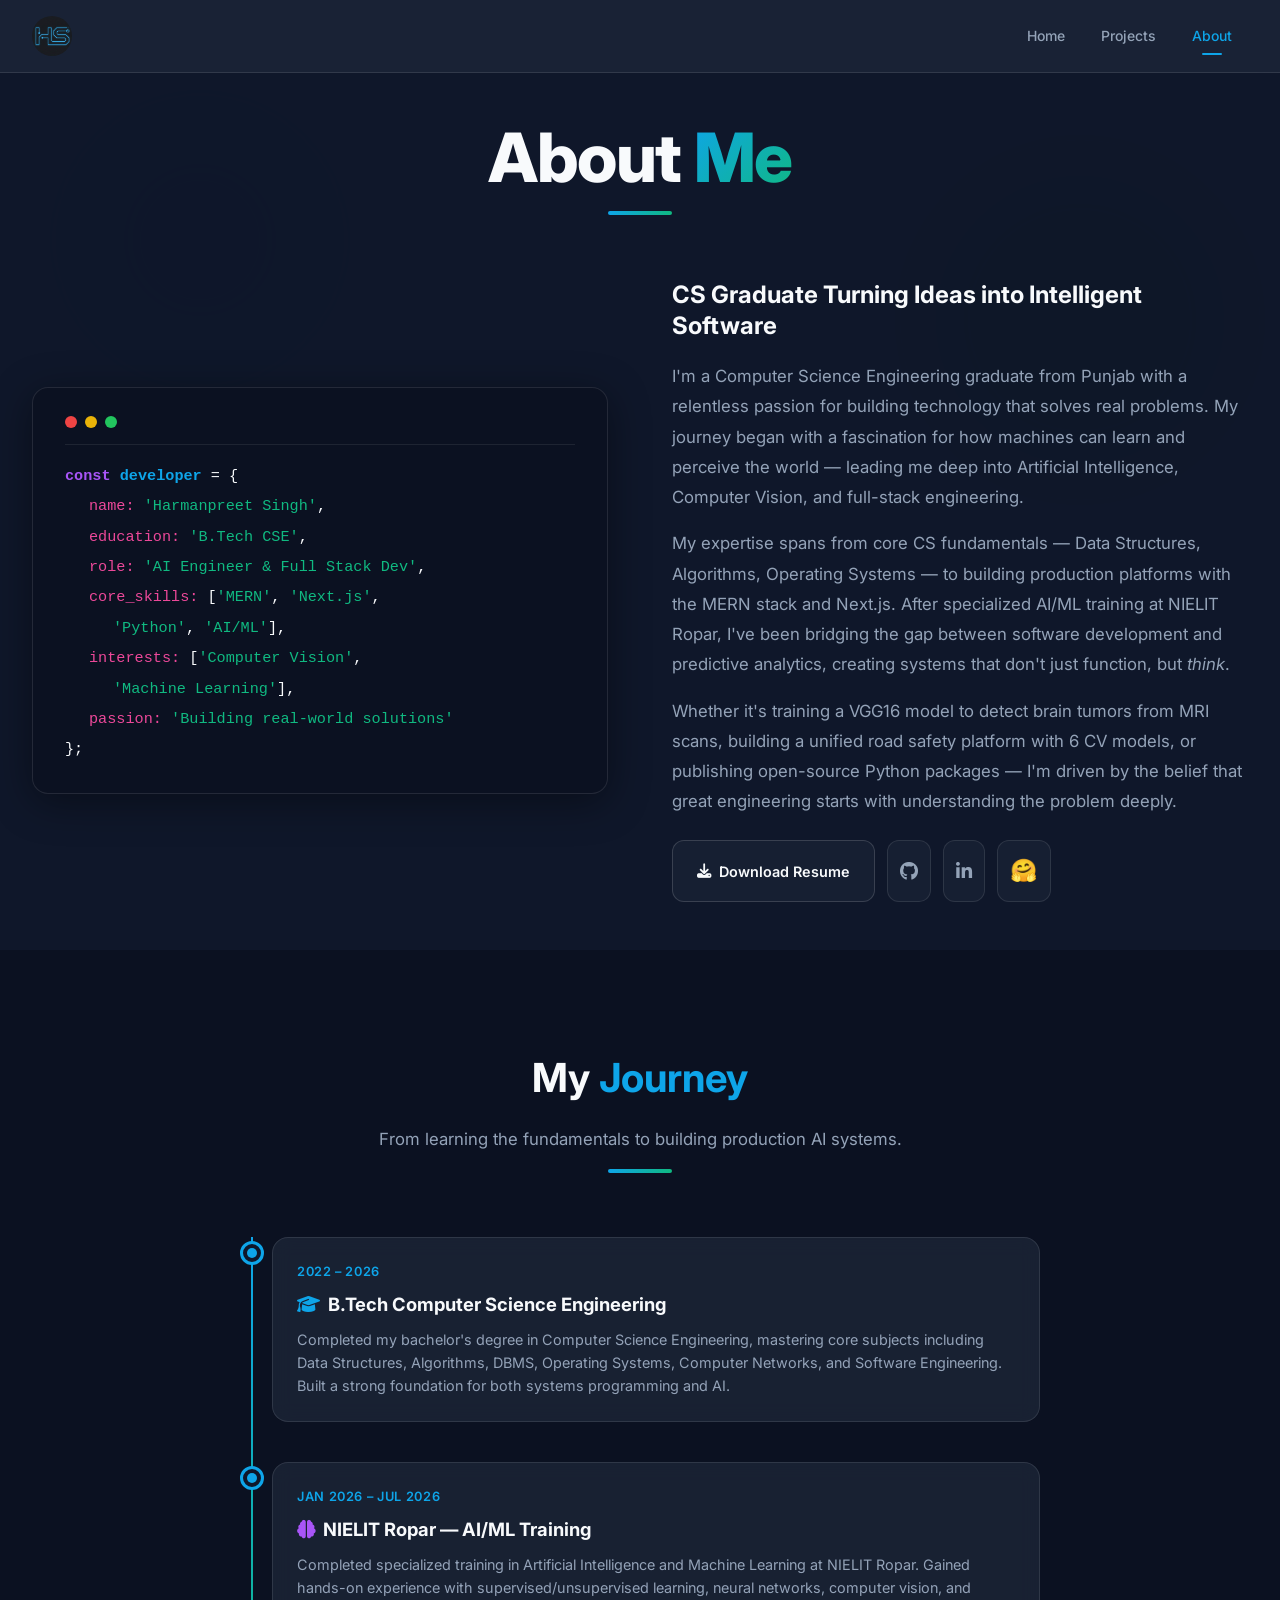
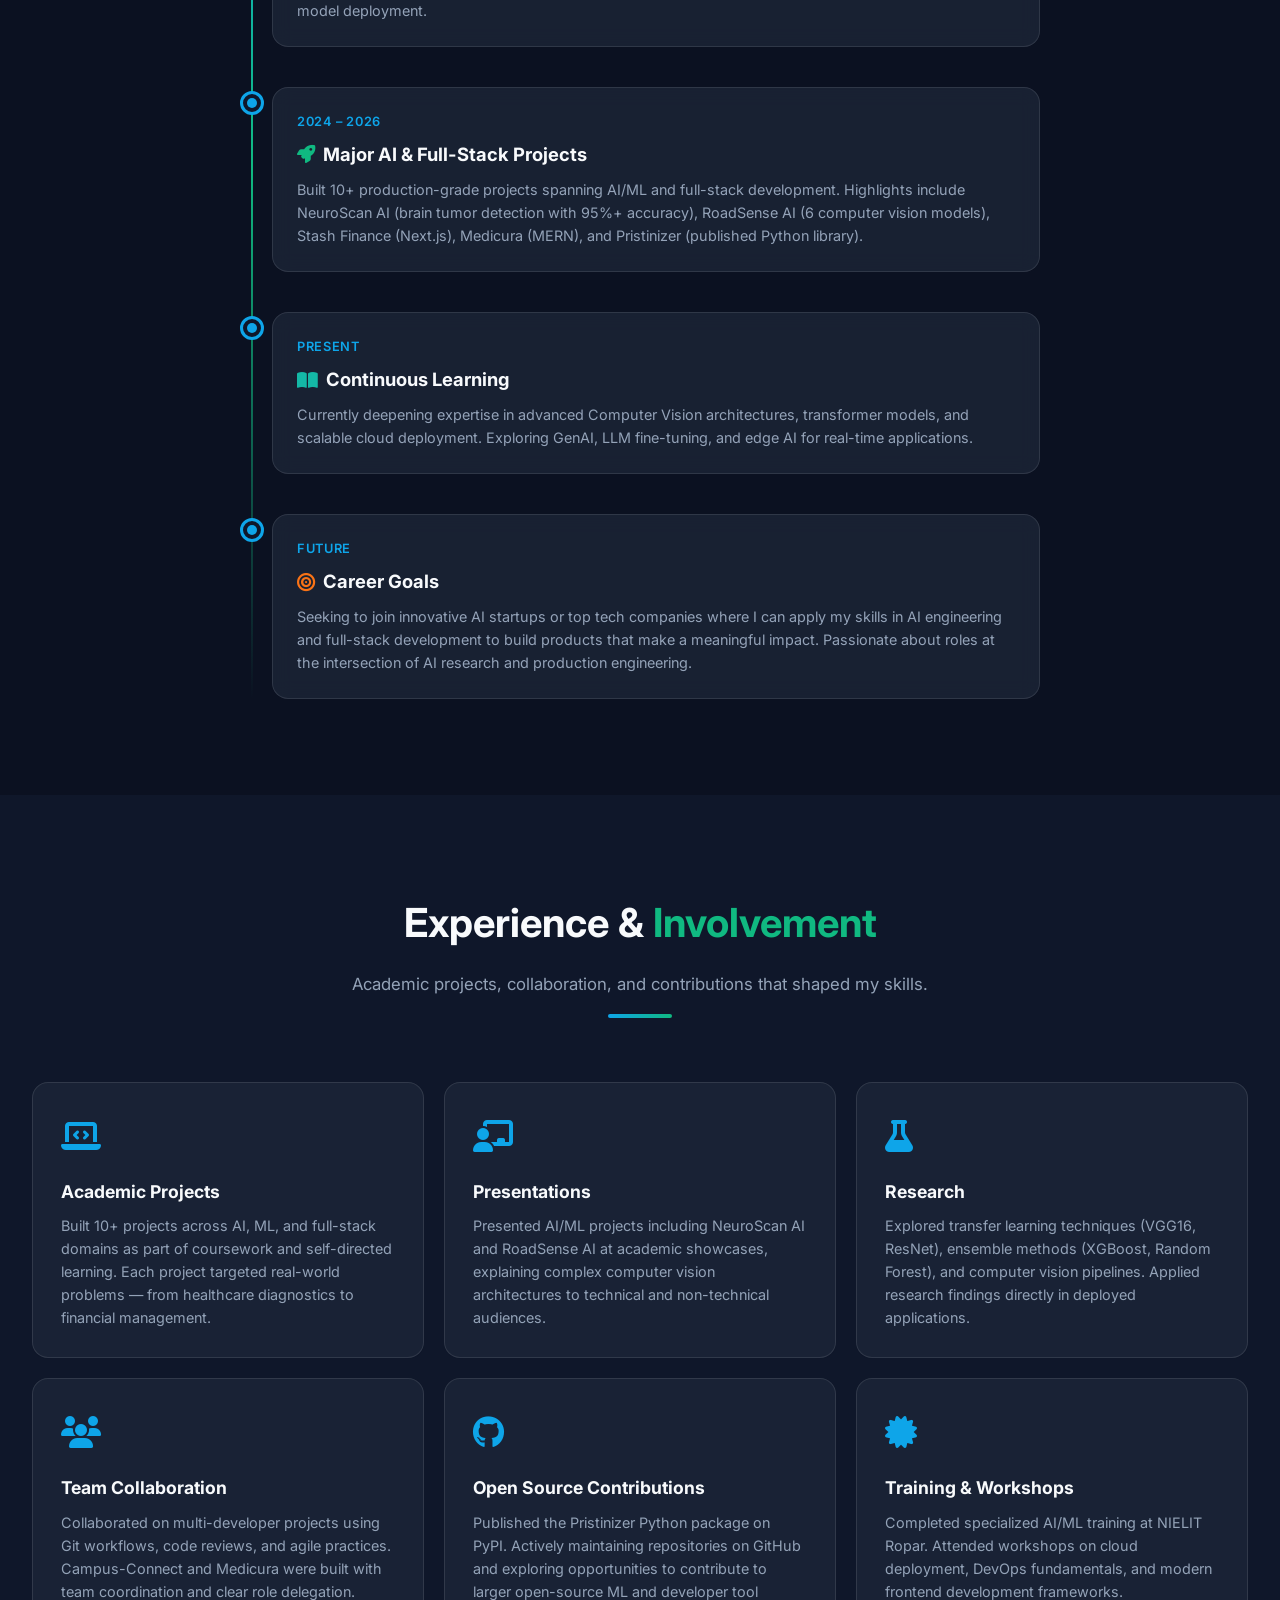
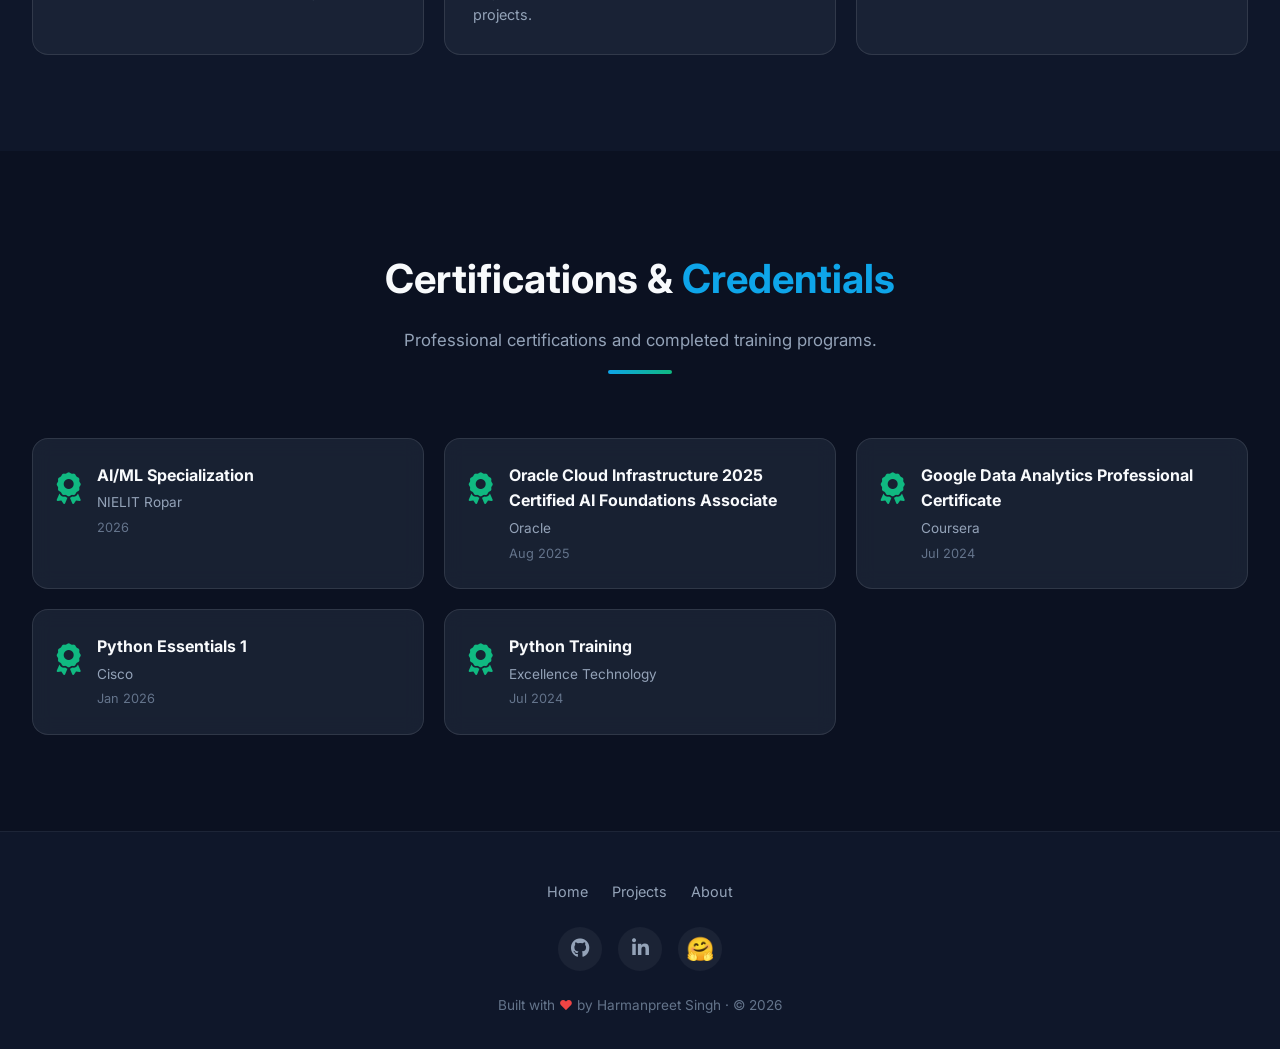
<file: about.html>
<!DOCTYPE html>
<html lang="en">

<head>
    <meta charset="UTF-8">
    <meta name="viewport" content="width=device-width, initial-scale=1.0">
    <title>About | Harmanpreet Singh — AI Engineer & Full Stack Developer</title>
    <meta name="description"
        content="Learn about Harmanpreet Singh — a B.Tech CSE graduate passionate about AI, Computer Vision, and Full Stack Development. Explore my journey, timeline, experience, and certifications.">
    <meta name="author" content="Harmanpreet Singh">

    <!-- Open Graph -->
    <meta property="og:title" content="About Harmanpreet Singh — AI Engineer & Developer">
    <meta property="og:description"
        content="CS Graduate building intelligent software — from computer vision systems to production web platforms.">
    <meta property="og:type" content="profile">
    <meta property="og:url" content="https://harmanbajwa2954.github.io/about.html">
    <meta property="og:image" content="https://harmanbajwa2954.github.io/assets/logo.png">

    <!-- Twitter Card -->
    <meta name="twitter:card" content="summary">
    <meta name="twitter:title" content="About Harmanpreet Singh">
    <meta name="twitter:description" content="CS Graduate building intelligent software.">

    <!-- Canonical -->
    <link rel="canonical" href="https://harmanbajwa2954.github.io/about.html">

    <!-- Favicon -->
    <link rel="icon" type="image/png" href="assets/logo.png">

    <!-- Fonts & Icons -->
    <link rel="preconnect" href="https://fonts.googleapis.com">
    <link rel="preconnect" href="https://fonts.gstatic.com" crossorigin>
    <link href="https://fonts.googleapis.com/css2?family=Inter:wght@300;400;500;600;700;800&display=swap"
        rel="stylesheet">
    <link rel="stylesheet" href="https://cdnjs.cloudflare.com/ajax/libs/font-awesome/6.5.0/css/all.min.css">
    <link href="https://unpkg.com/aos@2.3.1/dist/aos.css" rel="stylesheet">

    <!-- Styles -->
    <link rel="stylesheet" href="style.css">
</head>

<body>
    <a href="#main" class="skip-link">Skip to main content</a>

    <!-- ======== NAVIGATION ======== -->
    <nav class="navbar" role="navigation" aria-label="Main navigation">
        <div class="container">
            <div class="navbar-inner">
                <a href="index.html" class="navbar-logo" aria-label="Harmanpreet Singh — Home">
                    <img src="assets/logo.png" alt="Harmanpreet Singh" width="40" height="40" loading="eager">
                </a>
                <div class="navbar-links">
                    <a href="index.html">Home</a>
                    <a href="project.html">Projects</a>
                    <a href="about.html" class="active" aria-current="page">About</a>
                </div>
                <button class="mobile-menu-btn" aria-label="Toggle navigation menu" aria-expanded="false"
                    aria-controls="mobile-menu">
                    <i class="fas fa-bars" aria-hidden="true"></i>
                </button>
            </div>
        </div>
        <div class="mobile-menu" id="mobile-menu" role="menu">
            <a href="index.html" role="menuitem">Home</a>
            <a href="project.html" role="menuitem">Projects</a>
            <a href="about.html" class="active" role="menuitem">About</a>
        </div>
    </nav>

    <main id="main">
        <!-- ======== ABOUT HERO ======== -->
        <section class="hero" style="min-height: auto; padding-top: 120px; padding-bottom: 48px;" aria-label="About me">
            <div class="hero-bg-blob hero-bg-blob--primary" aria-hidden="true"></div>
            <div class="hero-bg-blob hero-bg-blob--secondary" aria-hidden="true"></div>

            <div class="container" style="position: relative; z-index: 10;">
                <div class="section-header" data-aos="fade-up">
                    <h1 class="heading-xl" style="margin-bottom: 12px;">About <span class="gradient-text">Me</span></h1>
                    <div class="section-divider"></div>
                </div>

                <div class="about-grid" style="margin-top: 48px;">
                    <!-- Code Editor -->
                    <div data-aos="fade-right" data-aos-duration="1000">
                        <div class="code-editor" role="img" aria-label="Developer profile represented as code">
                            <div class="code-editor-dots" aria-hidden="true">
                                <div class="code-editor-dot code-editor-dot--red"></div>
                                <div class="code-editor-dot code-editor-dot--yellow"></div>
                                <div class="code-editor-dot code-editor-dot--green"></div>
                            </div>
                            <div>
                                <span class="code-keyword">const</span> <span class="code-var">developer</span> = {<br>
                                <span class="code-indent"><span class="code-key">name:</span> <span
                                        class="code-string">'Harmanpreet Singh'</span>,</span><br>
                                <span class="code-indent"><span class="code-key">education:</span> <span
                                        class="code-string">'B.Tech CSE'</span>,</span><br>
                                <span class="code-indent"><span class="code-key">role:</span> <span
                                        class="code-string">'AI Engineer & Full Stack Dev'</span>,</span><br>
                                <span class="code-indent"><span class="code-key">core_skills:</span> [<span
                                        class="code-string">'MERN'</span>, <span
                                        class="code-string">'Next.js'</span>,</span><br>
                                <span class="code-indent" style="padding-left: 48px;"><span
                                        class="code-string">'Python'</span>, <span
                                        class="code-string">'AI/ML'</span>],</span><br>
                                <span class="code-indent"><span class="code-key">interests:</span> [<span
                                        class="code-string">'Computer Vision'</span>,</span><br>
                                <span class="code-indent" style="padding-left: 48px;"><span class="code-string">'Machine
                                        Learning'</span>],</span><br>
                                <span class="code-indent"><span class="code-key">passion:</span> <span
                                        class="code-string">'Building real-world solutions'</span></span><br>
                                };
                            </div>
                        </div>
                    </div>

                    <!-- About Story -->
                    <div data-aos="fade-left" data-aos-duration="1000">
                        <h2 class="heading-md" style="margin-bottom: 20px;">CS Graduate Turning Ideas into Intelligent
                            Software</h2>
                        <p class="text-muted" style="font-size: 1.05rem; line-height: 1.8; margin-bottom: 16px;">
                            I'm a Computer Science Engineering graduate from Punjab with a relentless passion for
                            building technology that solves real problems. My journey began with a fascination for how
                            machines can learn and perceive the world — leading me deep into Artificial Intelligence,
                            Computer Vision, and full-stack engineering.
                        </p>
                        <p class="text-muted" style="font-size: 1.05rem; line-height: 1.8; margin-bottom: 16px;">
                            My expertise spans from core CS fundamentals — Data Structures, Algorithms, Operating
                            Systems — to building production platforms with the MERN stack and Next.js. After
                            specialized AI/ML training at NIELIT Ropar, I've been bridging the gap between software
                            development and predictive analytics, creating systems that don't just function, but
                            <em>think</em>.
                        </p>
                        <p class="text-muted" style="font-size: 1.05rem; line-height: 1.8; margin-bottom: 24px;">
                            Whether it's training a VGG16 model to detect brain tumors from MRI scans, building a
                            unified road safety platform with 6 CV models, or publishing open-source Python packages —
                            I'm driven by the belief that great engineering starts with understanding the problem
                            deeply.
                        </p>

                        <div style="display: flex; gap: 12px; flex-wrap: wrap;">
                            <a href="https://drive.google.com/file/d/1hiV42rKianq9lJWwCCxmpEQheqrO2rSn/view?usp=sharing"
                                target="_blank" rel="noopener noreferrer" class="btn btn-outline">
                                <i class="fas fa-download" aria-hidden="true"></i> Download Resume
                            </a>
                            <a href="https://github.com/harmanbajwa2954" target="_blank" rel="noopener noreferrer"
                                class="btn btn-icon" aria-label="GitHub Profile">
                                <i class="fab fa-github" aria-hidden="true"></i>
                            </a>
                            <a href="https://linkedin.com/in/harmanpreetsingh2005" target="_blank"
                                rel="noopener noreferrer" class="btn btn-icon" aria-label="LinkedIn Profile">
                                <i class="fab fa-linkedin-in" aria-hidden="true"></i>
                            </a>
                            <a href="https://huggingface.co/harmanbajwa" target="_blank" rel="noopener noreferrer"
                                class="btn btn-icon" aria-label="Hugging Face Profile">
                                <span style="font-size: 1.2em; vertical-align: middle;">🤗</span>
                            </a>
                        </div>
                    </div>
                </div>
            </div>
        </section>

        <!-- ======== TIMELINE ======== -->
        <section class="section section-dark" id="timeline" aria-label="Professional Timeline">
            <div class="container">
                <div class="section-header" data-aos="fade-up">
                    <h2>My <span class="text-primary">Journey</span></h2>
                    <p>From learning the fundamentals to building production AI systems.</p>
                    <div class="section-divider"></div>
                </div>

                <div class="timeline">
                    <!-- Education -->
                    <div class="timeline-item" data-aos="fade-up" data-aos-delay="50">
                        <div class="timeline-dot"></div>
                        <div class="timeline-content">
                            <div class="timeline-date">2022 – 2026</div>
                            <h3 class="timeline-title"><i class="fas fa-graduation-cap text-primary" aria-hidden="true"
                                    style="margin-right: 8px;"></i>B.Tech Computer Science Engineering</h3>
                            <p class="timeline-description">
                                Completed my bachelor's degree in Computer Science Engineering, mastering core subjects
                                including Data Structures, Algorithms, DBMS, Operating Systems, Computer Networks, and
                                Software Engineering. Built a strong foundation for both systems programming and AI.
                            </p>
                        </div>
                    </div>

                    <!-- NIELIT -->
                    <div class="timeline-item" data-aos="fade-up" data-aos-delay="100">
                        <div class="timeline-dot"></div>
                        <div class="timeline-content">
                            <div class="timeline-date">Jan 2026 – Jul 2026</div>
                            <h3 class="timeline-title"><i class="fas fa-brain text-purple" aria-hidden="true"
                                    style="margin-right: 8px;"></i>NIELIT Ropar — AI/ML Training</h3>
                            <p class="timeline-description">
                                Completed specialized training in Artificial Intelligence and Machine Learning at NIELIT
                                Ropar. Gained hands-on experience with supervised/unsupervised learning, neural
                                networks, computer vision, and model deployment.
                            </p>
                        </div>
                    </div>

                    <!-- Major AI Projects -->
                    <div class="timeline-item" data-aos="fade-up" data-aos-delay="150">
                        <div class="timeline-dot"></div>
                        <div class="timeline-content">
                            <div class="timeline-date">2024 – 2026</div>
                            <h3 class="timeline-title"><i class="fas fa-rocket text-secondary" aria-hidden="true"
                                    style="margin-right: 8px;"></i>Major AI & Full-Stack Projects</h3>
                            <p class="timeline-description">
                                Built 10+ production-grade projects spanning AI/ML and full-stack development.
                                Highlights include NeuroScan AI (brain tumor detection with 95%+ accuracy), RoadSense AI
                                (6 computer vision models), Stash Finance (Next.js), Medicura (MERN), and Pristinizer
                                (published Python library).
                            </p>
                        </div>
                    </div>

                    <!-- Current Learning -->
                    <div class="timeline-item" data-aos="fade-up" data-aos-delay="200">
                        <div class="timeline-dot"></div>
                        <div class="timeline-content">
                            <div class="timeline-date">Present</div>
                            <h3 class="timeline-title"><i class="fas fa-book-open text-teal" aria-hidden="true"
                                    style="margin-right: 8px;"></i>Continuous Learning</h3>
                            <p class="timeline-description">
                                Currently deepening expertise in advanced Computer Vision architectures, transformer
                                models, and scalable cloud deployment. Exploring GenAI, LLM fine-tuning, and edge AI for
                                real-time applications.
                            </p>
                        </div>
                    </div>

                    <!-- Career Goals -->
                    <div class="timeline-item" data-aos="fade-up" data-aos-delay="250">
                        <div class="timeline-dot"></div>
                        <div class="timeline-content">
                            <div class="timeline-date">Future</div>
                            <h3 class="timeline-title"><i class="fas fa-bullseye text-orange" aria-hidden="true"
                                    style="margin-right: 8px;"></i>Career Goals</h3>
                            <p class="timeline-description">
                                Seeking to join innovative AI startups or top tech companies where I can apply my skills
                                in AI engineering and full-stack development to build products that make a meaningful
                                impact. Passionate about roles at the intersection of AI research and production
                                engineering.
                            </p>
                        </div>
                    </div>
                </div>
            </div>
        </section>

        <!-- ======== EXPERIENCE ======== -->
        <section class="section" id="experience" aria-label="Experience">
            <div class="container">
                <div class="section-header" data-aos="fade-up">
                    <h2>Experience & <span class="text-secondary">Involvement</span></h2>
                    <p>Academic projects, collaboration, and contributions that shaped my skills.</p>
                    <div class="section-divider"></div>
                </div>

                <div class="experience-grid">
                    <div class="experience-card" data-aos="fade-up" data-aos-delay="50">
                        <div class="experience-card-icon"><i class="fas fa-laptop-code" aria-hidden="true"></i></div>
                        <h3 class="experience-card-title">Academic Projects</h3>
                        <p class="experience-card-description">
                            Built 10+ projects across AI, ML, and full-stack domains as part of coursework and
                            self-directed learning. Each project targeted real-world problems — from healthcare
                            diagnostics to financial management.
                        </p>
                    </div>

                    <div class="experience-card" data-aos="fade-up" data-aos-delay="100">
                        <div class="experience-card-icon"><i class="fas fa-chalkboard-user" aria-hidden="true"></i>
                        </div>
                        <h3 class="experience-card-title">Presentations</h3>
                        <p class="experience-card-description">
                            Presented AI/ML projects including NeuroScan AI and RoadSense AI at academic showcases,
                            explaining complex computer vision architectures to technical and non-technical audiences.
                        </p>
                    </div>

                    <div class="experience-card" data-aos="fade-up" data-aos-delay="150">
                        <div class="experience-card-icon"><i class="fas fa-flask" aria-hidden="true"></i></div>
                        <h3 class="experience-card-title">Research</h3>
                        <p class="experience-card-description">
                            Explored transfer learning techniques (VGG16, ResNet), ensemble methods (XGBoost, Random
                            Forest), and computer vision pipelines. Applied research findings directly in deployed
                            applications.
                        </p>
                    </div>

                    <div class="experience-card" data-aos="fade-up" data-aos-delay="200">
                        <div class="experience-card-icon"><i class="fas fa-users" aria-hidden="true"></i></div>
                        <h3 class="experience-card-title">Team Collaboration</h3>
                        <p class="experience-card-description">
                            Collaborated on multi-developer projects using Git workflows, code reviews, and agile
                            practices. Campus-Connect and Medicura were built with team coordination and clear role
                            delegation.
                        </p>
                    </div>

                    <div class="experience-card" data-aos="fade-up" data-aos-delay="250">
                        <div class="experience-card-icon"><i class="fab fa-github" aria-hidden="true"></i></div>
                        <h3 class="experience-card-title">Open Source Contributions</h3>
                        <p class="experience-card-description">
                            Published the Pristinizer Python package on PyPI. Actively maintaining repositories on
                            GitHub and exploring opportunities to contribute to larger open-source ML and developer tool
                            projects.
                        </p>
                    </div>

                    <div class="experience-card" data-aos="fade-up" data-aos-delay="300">
                        <div class="experience-card-icon"><i class="fas fa-certificate" aria-hidden="true"></i></div>
                        <h3 class="experience-card-title">Training & Workshops</h3>
                        <p class="experience-card-description">
                            Completed specialized AI/ML training at NIELIT Ropar. Attended workshops on cloud
                            deployment, DevOps fundamentals, and modern frontend development frameworks.
                        </p>
                    </div>
                </div>
            </div>
        </section>

        <!-- ======== CERTIFICATIONS ======== -->
        <section class="section section-dark" id="certifications" aria-label="Certifications">
            <div class="container">
                <div class="section-header" data-aos="fade-up">
                    <h2>Certifications & <span class="text-primary">Credentials</span></h2>
                    <p>Professional certifications and completed training programs.</p>
                    <div class="section-divider"></div>
                </div>

                <div class="experience-grid">
                    <div class="cert-card" data-aos="fade-up" data-aos-delay="50">
                        <div class="cert-icon"><i class="fas fa-award" aria-hidden="true"></i></div>
                        <div>
                            <div class="cert-info-title">AI/ML Specialization</div>
                            <div class="cert-info-issuer">NIELIT Ropar</div>
                            <div class="cert-info-year">2026</div>
                        </div>
                    </div>

                    <div class="cert-card" data-aos="fade-up" data-aos-delay="100">
                        <div class="cert-icon"><i class="fas fa-award" aria-hidden="true"></i></div>
                        <div>
                            <div class="cert-info-title">Oracle Cloud Infrastructure 2025 Certified AI Foundations
                                Associate</div>
                            <div class="cert-info-issuer">Oracle</div>
                            <div class="cert-info-year">Aug 2025</div>
                        </div>
                    </div>

                    <div class="cert-card" data-aos="fade-up" data-aos-delay="150">
                        <div class="cert-icon"><i class="fas fa-award" aria-hidden="true"></i></div>
                        <div>
                            <div class="cert-info-title">Google Data Analytics Professional Certificate</div>
                            <div class="cert-info-issuer">Coursera</div>
                            <div class="cert-info-year">Jul 2024</div>
                        </div>
                    </div>

                    <div class="cert-card" data-aos="fade-up" data-aos-delay="200">
                        <div class="cert-icon"><i class="fas fa-award" aria-hidden="true"></i></div>
                        <div>
                            <div class="cert-info-title">Python Essentials 1</div>
                            <div class="cert-info-issuer">Cisco</div>
                            <div class="cert-info-year">Jan 2026</div>
                        </div>
                    </div>

                    <div class="cert-card" data-aos="fade-up" data-aos-delay="250">
                        <div class="cert-icon"><i class="fas fa-award" aria-hidden="true"></i></div>
                        <div>
                            <div class="cert-info-title">Python Training</div>
                            <div class="cert-info-issuer">Excellence Technology</div>
                            <div class="cert-info-year">Jul 2024</div>
                        </div>
                    </div>
                </div>
            </div>
        </section>
    </main>

    <!-- ======== FOOTER ======== -->
    <footer class="footer" role="contentinfo">
        <div class="container">
            <div class="footer-inner">
                <div class="footer-links" aria-label="Footer navigation">
                    <a href="index.html">Home</a>
                    <a href="project.html">Projects</a>
                    <a href="about.html">About</a>
                </div>
                <div class="footer-social" aria-label="Social media links">
                    <a href="https://github.com/harmanbajwa2954" target="_blank" rel="noopener noreferrer"
                        aria-label="GitHub">
                        <i class="fab fa-github" aria-hidden="true"></i>
                    </a>
                    <a href="https://linkedin.com/in/harmanpreetsingh2005" target="_blank" rel="noopener noreferrer"
                        aria-label="LinkedIn">
                        <i class="fab fa-linkedin-in" aria-hidden="true"></i>
                    </a>
                    <a href="https://huggingface.co/harmanbajwa" target="_blank" rel="noopener noreferrer"
                        aria-label="Hugging Face">
                        <span style="font-size: 1.2em; vertical-align: middle;">🤗</span>
                    </a>
                </div>
                <p class="footer-copyright">Built with <span style="color: var(--color-red);" aria-label="love">❤</span>
                    by Harmanpreet Singh · &copy; 2026</p>
            </div>
        </div>
    </footer>

    <!-- Scripts -->
    <script src="https://unpkg.com/aos@2.3.1/dist/aos.js"></script>
    <script>
        // AOS Init
        AOS.init({ once: true, offset: 50, duration: 800 });

        // Mobile Menu Toggle
        const mobileBtn = document.querySelector('.mobile-menu-btn');
        const mobileMenu = document.getElementById('mobile-menu');
        if (mobileBtn && mobileMenu) {
            mobileBtn.addEventListener('click', () => {
                const isOpen = mobileMenu.classList.toggle('open');
                mobileBtn.setAttribute('aria-expanded', isOpen);
                mobileBtn.querySelector('i').className = isOpen ? 'fas fa-times' : 'fas fa-bars';
            });
        }

        // Navbar scroll
        window.addEventListener('scroll', () => {
            document.querySelector('.navbar').classList.toggle('scrolled', window.scrollY > 50);
        });
    </script>
</body>

</html>
</file>
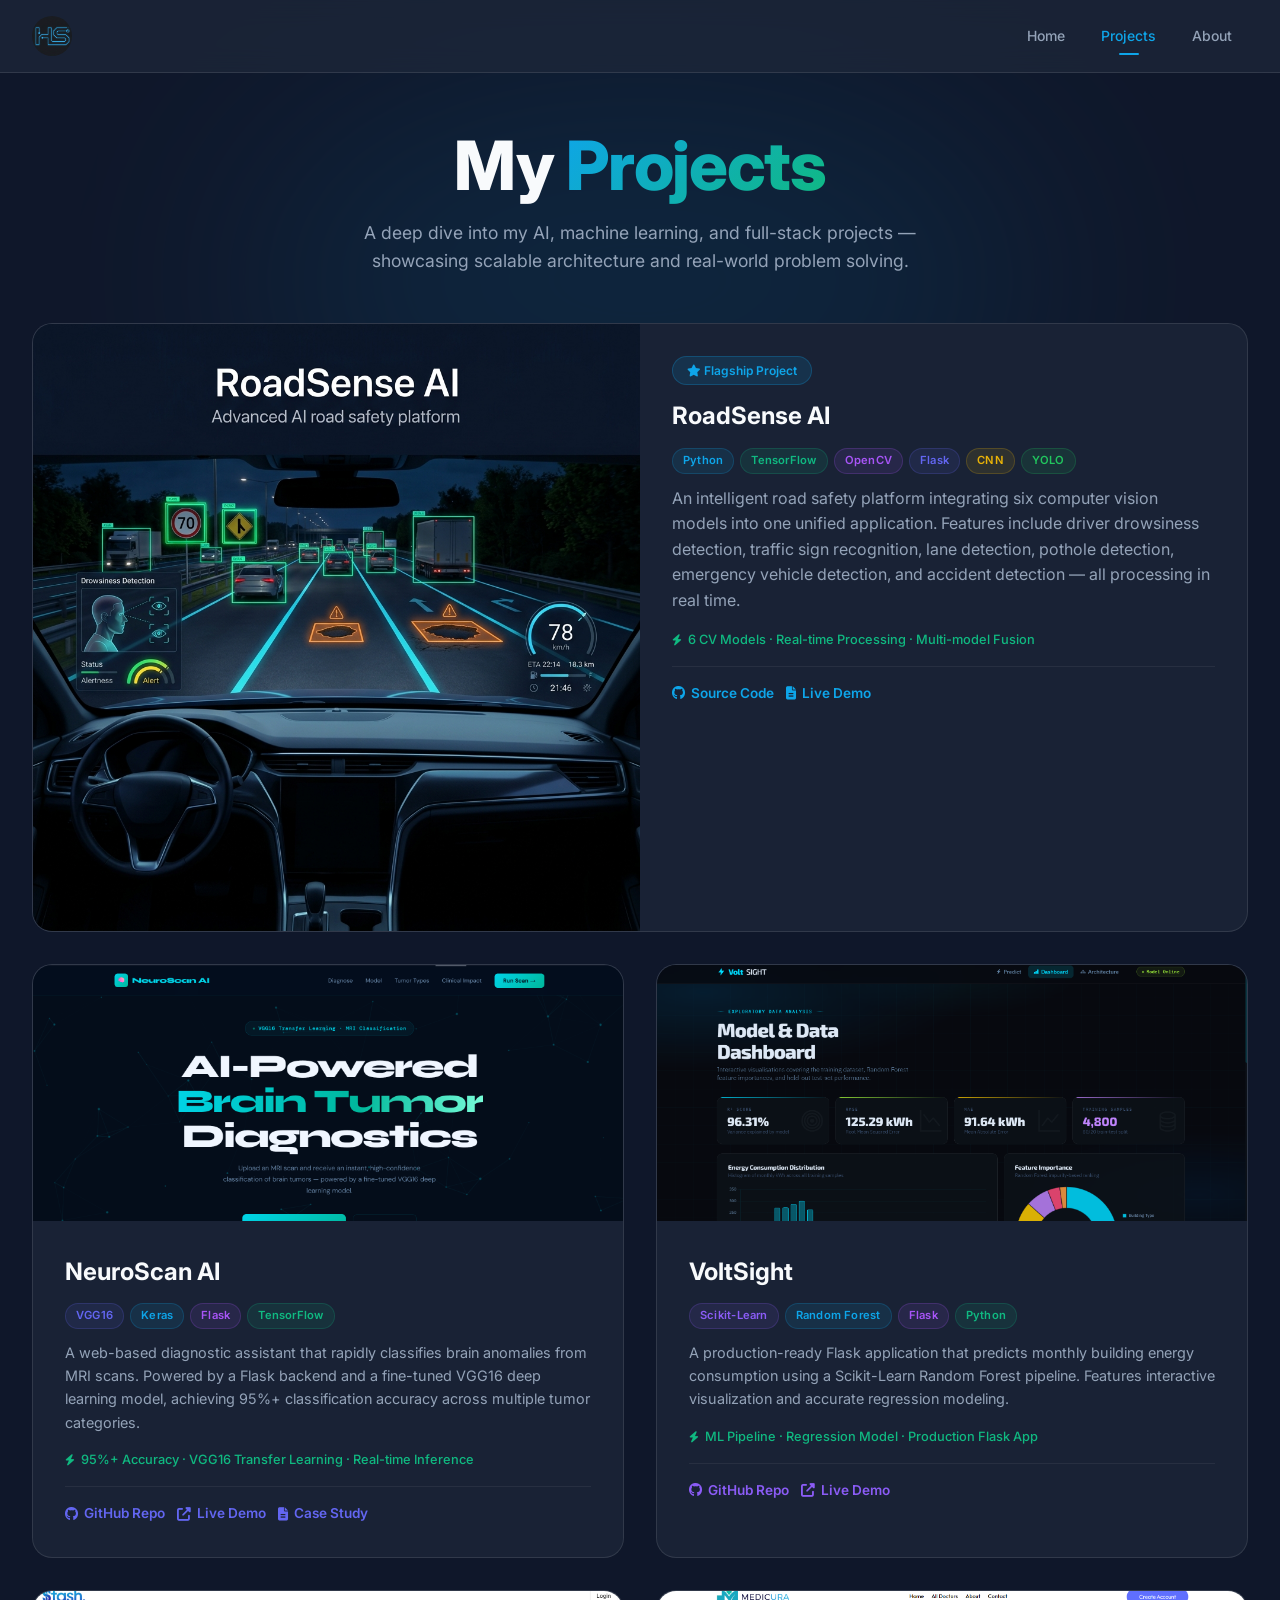
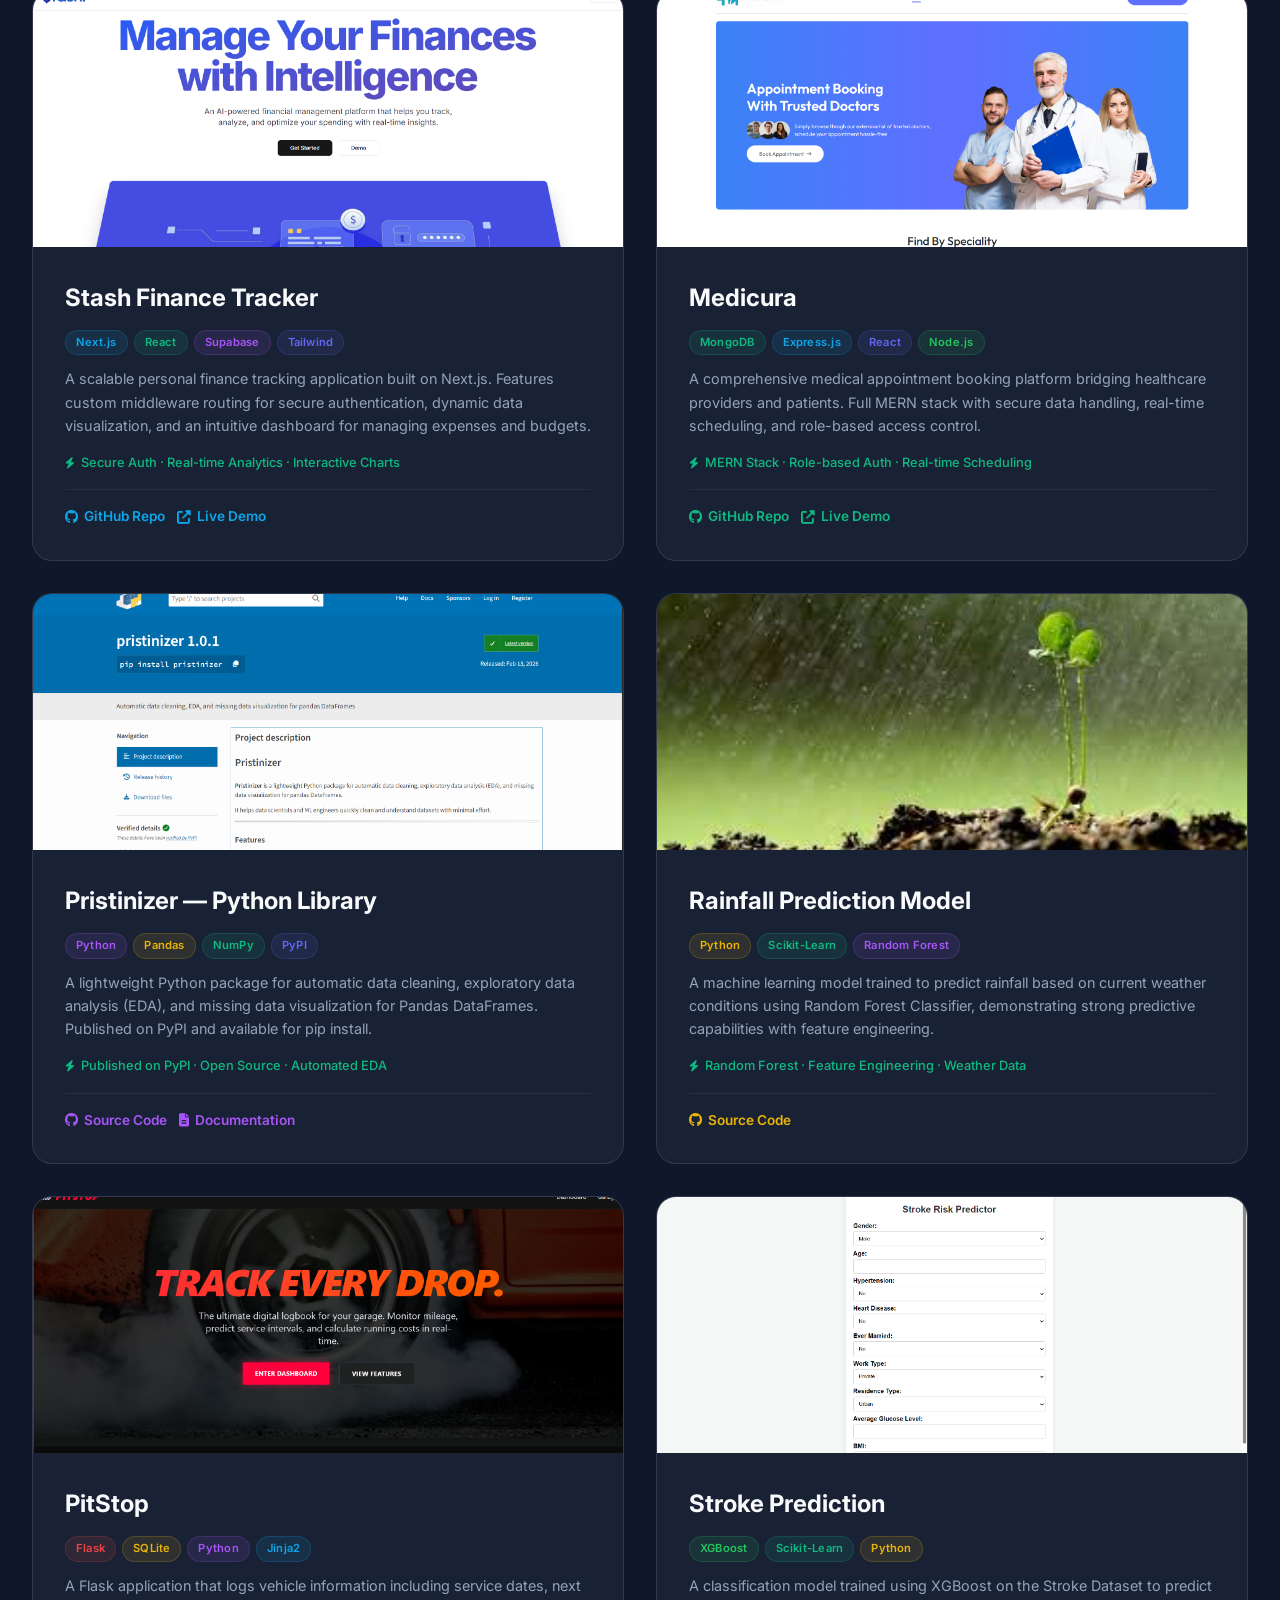
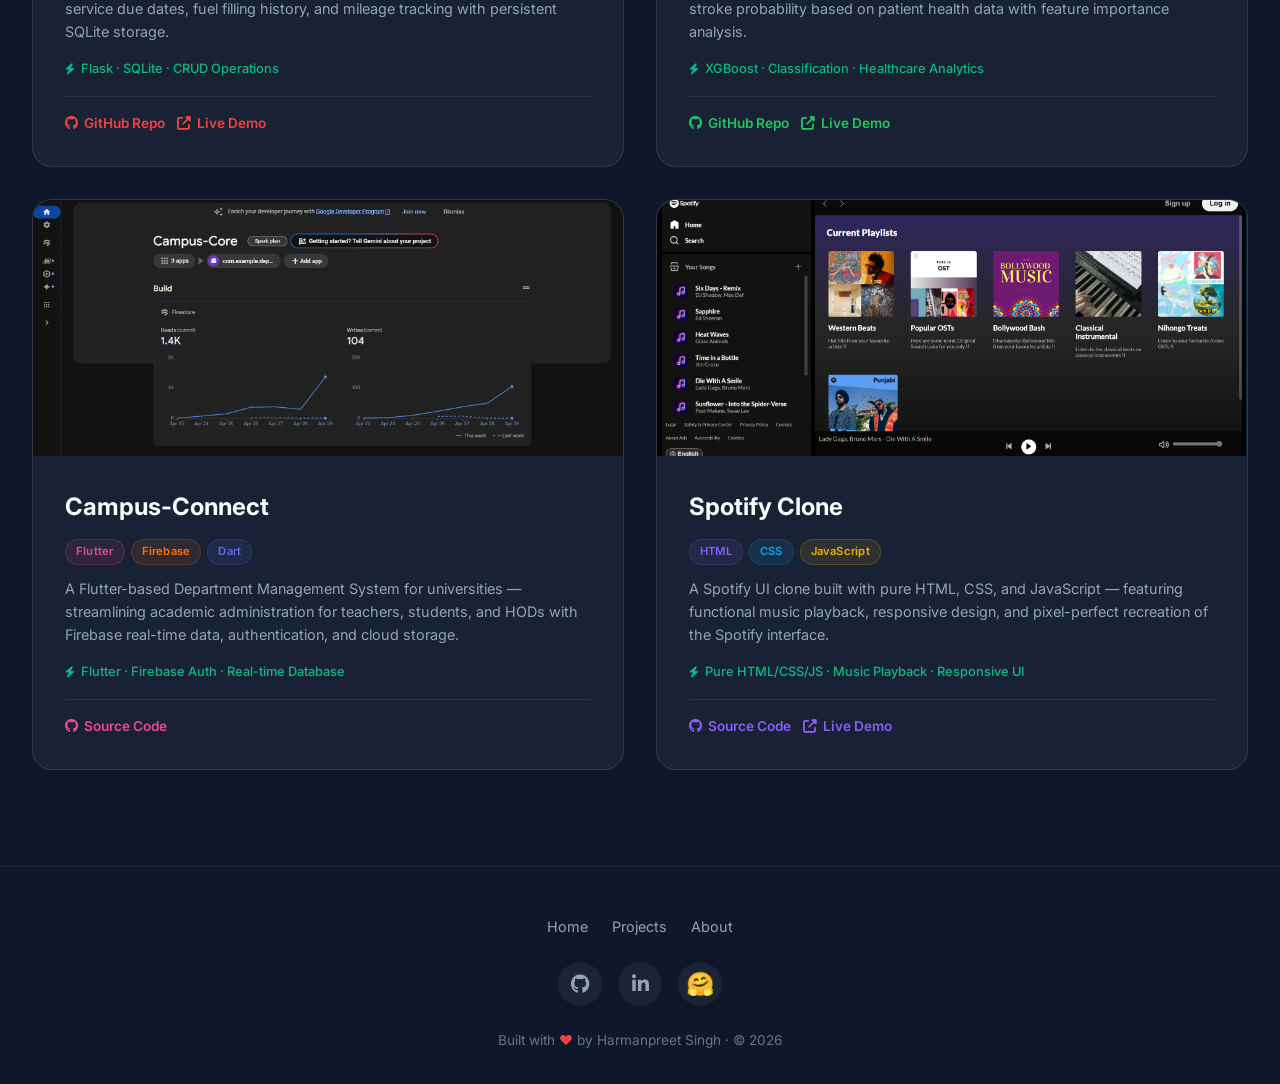
<file: project.html>
<!DOCTYPE html>
<html lang="en">

<head>
    <meta charset="UTF-8">
    <meta name="viewport" content="width=device-width, initial-scale=1.0">
    <title>Projects | Harmanpreet Singh — AI & Full Stack Portfolio</title>
    <meta name="description"
        content="Explore 10+ projects by Harmanpreet Singh — from RoadSense AI (6 computer vision models) to NeuroScan AI, full-stack platforms, and open-source Python libraries.">
    <meta name="author" content="Harmanpreet Singh">

    <!-- Open Graph -->
    <meta property="og:title" content="Projects | Harmanpreet Singh">
    <meta property="og:description"
        content="Explore 10+ AI and Full Stack projects including RoadSense AI, NeuroScan AI, and production-ready web platforms.">
    <meta property="og:type" content="website">
    <meta property="og:url" content="https://harmanbajwa2954.github.io/project.html">
    <meta property="og:image" content="https://harmanbajwa2954.github.io/assets/logo.png">

    <!-- Twitter Card -->
    <meta name="twitter:card" content="summary_large_image">
    <meta name="twitter:title" content="Projects | Harmanpreet Singh">
    <meta name="twitter:description" content="Explore 10+ AI and Full Stack projects.">

    <!-- Canonical -->
    <link rel="canonical" href="https://harmanbajwa2954.github.io/project.html">

    <!-- Favicon -->
    <link rel="icon" type="image/png" href="assets/logo.png">

    <!-- Fonts & Icons -->
    <link rel="preconnect" href="https://fonts.googleapis.com">
    <link rel="preconnect" href="https://fonts.gstatic.com" crossorigin>
    <link href="https://fonts.googleapis.com/css2?family=Inter:wght@300;400;500;600;700;800&display=swap"
        rel="stylesheet">
    <link rel="stylesheet" href="https://cdnjs.cloudflare.com/ajax/libs/font-awesome/6.5.0/css/all.min.css">
    <link href="https://unpkg.com/aos@2.3.1/dist/aos.css" rel="stylesheet">

    <!-- Styles -->
    <link rel="stylesheet" href="style.css">
</head>

<body>
    <a href="#main" class="skip-link">Skip to main content</a>

    <!-- ======== NAVIGATION ======== -->
    <nav class="navbar" role="navigation" aria-label="Main navigation">
        <div class="container">
            <div class="navbar-inner">
                <a href="index.html" class="navbar-logo" aria-label="Harmanpreet Singh — Home">
                    <img src="assets/logo.png" alt="Harmanpreet Singh" width="40" height="40" loading="eager">
                </a>
                <div class="navbar-links">
                    <a href="index.html">Home</a>
                    <a href="project.html" class="active" aria-current="page">Projects</a>
                    <a href="about.html">About</a>
                </div>
                <button class="mobile-menu-btn" aria-label="Toggle navigation menu" aria-expanded="false"
                    aria-controls="mobile-menu">
                    <i class="fas fa-bars" aria-hidden="true"></i>
                </button>
            </div>
        </div>
        <div class="mobile-menu" id="mobile-menu" role="menu">
            <a href="index.html" role="menuitem">Home</a>
            <a href="project.html" class="active" role="menuitem">Projects</a>
            <a href="about.html" role="menuitem">About</a>
        </div>
    </nav>

    <main id="main">
        <!-- ======== PAGE HEADER ======== -->
        <section class="page-header" aria-label="Page title">
            <div class="page-header-bg" aria-hidden="true">
                <div class="page-header-bg-blob"></div>
            </div>
            <div class="container" style="position: relative; z-index: 10; text-align: center;" data-aos="fade-up">
                <h1 class="heading-xl" style="margin-bottom: 16px;">My <span class="gradient-text">Projects</span></h1>
                <p class="text-muted" style="max-width: 640px; margin: 0 auto; font-size: 1.1rem;">
                    A deep dive into my AI, machine learning, and full-stack projects — showcasing scalable architecture
                    and real-world problem solving.
                </p>
            </div>
        </section>

        <!-- ======== PROJECTS ======== -->
        <section class="section" style="padding-top: 0;" aria-label="All Projects">
            <div class="container">
                <div class="projects-grid">
                    <!-- ===== ROADSENSE AI (Featured) ===== -->
                    <article class="project-card project-featured glass-card" data-aos="fade-up" data-aos-delay="50">
                        <div class="project-card-image project-card-image-lg">
                            <div class="placeholder-image" aria-label="RoadSense AI project screenshot">
                                <img src="assets/roadsense.png" alt="">
                            </div>
                        </div>
                        <div class="project-card-body project-card-body-lg">
                            <div
                                style="display: inline-block; padding: 4px 14px; background: rgba(14,165,233,0.12); border: 1px solid rgba(14,165,233,0.25); border-radius: 999px; font-size: 0.75rem; font-weight: 600; color: var(--color-primary); margin-bottom: 12px;">
                                <i class="fas fa-star" aria-hidden="true"></i> Flagship Project
                            </div>
                            <h2 class="project-card-title project-card-title-lg">RoadSense AI</h2>
                            <div class="tech-badges" style="margin-top: 12px;">
                                <span class="tech-badge">Python</span>
                                <span class="tech-badge--secondary tech-badge">TensorFlow</span>
                                <span class="tech-badge--purple tech-badge">OpenCV</span>
                                <span class="tech-badge--indigo tech-badge">Flask</span>
                                <span class="tech-badge--yellow tech-badge">CNN</span>
                                <span class="tech-badge--green tech-badge">YOLO</span>
                            </div>
                            <p class="project-card-description" style="font-size: 1rem; margin-top: 8px;">
                                An intelligent road safety platform integrating six computer vision models into one
                                unified application. Features include driver drowsiness detection, traffic sign
                                recognition, lane detection, pothole detection, emergency vehicle detection, and
                                accident detection — all processing in real time.
                            </p>
                            <div class="project-card-metric">
                                <i class="fas fa-bolt" aria-hidden="true"></i> 6 CV Models · Real-time Processing ·
                                Multi-model Fusion
                            </div>
                            <div class="project-card-links">
                                <a href="https://github.com/harmanbajwa2954/RoadSense-AI---ATOA.git" target="_blank"
                                    rel="noopener noreferrer" class="project-link project-link--primary">
                                    <i class="fab fa-github" aria-hidden="true"></i> Source Code
                                </a>
                                <a href="https://harmanbajwa-roadsense-ai.hf.space" target="_blank"
                                    rel="noopener noreferrer" class="project-link project-link--primary">
                                    <i class="fas fa-file-lines" aria-hidden="true"></i> Live Demo
                                </a>
                            </div>
                        </div>
                    </article>

                    <!-- ===== NEUROSCAN AI ===== -->
                    <article class="project-card glass-card" data-aos="fade-up" data-aos-delay="100">
                        <div class="project-card-image project-card-image-lg">
                            <img src="assets/braintumor.png"
                                alt="NeuroScan AI — Brain tumor MRI classification interface" width="600" height="256"
                                loading="lazy">
                        </div>
                        <div class="project-card-body project-card-body-lg">
                            <h2 class="project-card-title project-card-title-lg">NeuroScan AI</h2>
                            <div class="tech-badges" style="margin-top: 12px;">
                                <span class="tech-badge--indigo tech-badge">VGG16</span>
                                <span class="tech-badge">Keras</span>
                                <span class="tech-badge--purple tech-badge">Flask</span>
                                <span class="tech-badge--secondary tech-badge">TensorFlow</span>
                            </div>
                            <p class="project-card-description" style="margin-top: 8px;">
                                A web-based diagnostic assistant that rapidly classifies brain anomalies from MRI scans.
                                Powered by a Flask backend and a fine-tuned VGG16 deep learning model, achieving 95%+
                                classification accuracy across multiple tumor categories.
                            </p>
                            <div class="project-card-metric">
                                <i class="fas fa-bolt" aria-hidden="true"></i> 95%+ Accuracy · VGG16 Transfer Learning ·
                                Real-time Inference
                            </div>
                            <div class="project-card-links">
                                <a href="https://github.com/harmanbajwa2954/MRI_Brain_Tumor_Detection.git"
                                    target="_blank" rel="noopener noreferrer" class="project-link project-link--indigo">
                                    <i class="fab fa-github" aria-hidden="true"></i> GitHub Repo
                                </a>
                                <a href="https://harmanbajwa-neurascan-ai.hf.space" target="_blank"
                                    rel="noopener noreferrer" class="project-link project-link--indigo">
                                    <i class="fas fa-external-link-alt" aria-hidden="true"></i> Live Demo
                                </a>
                                <a href="#" class="project-link project-link--indigo">
                                    <i class="fas fa-file-lines" aria-hidden="true"></i> Case Study
                                </a>
                            </div>
                        </div>
                    </article>

                    <!-- ===== VOLTSIGHT ===== -->
                    <article class="project-card glass-card" data-aos="fade-up" data-aos-delay="100">
                        <div class="project-card-image project-card-image-lg">
                            <img src="assets/voltsight.png" alt="VoltSight — Energy consumption prediction dashboard"
                                width="600" height="256" loading="lazy">
                        </div>
                        <div class="project-card-body project-card-body-lg">
                            <h2 class="project-card-title project-card-title-lg">VoltSight</h2>
                            <div class="tech-badges" style="margin-top: 12px;">
                                <span class="tech-badge--violet tech-badge">Scikit-Learn</span>
                                <span class="tech-badge">Random Forest</span>
                                <span class="tech-badge--purple tech-badge">Flask</span>
                                <span class="tech-badge--secondary tech-badge">Python</span>
                            </div>
                            <p class="project-card-description" style="margin-top: 8px;">
                                A production-ready Flask application that predicts monthly building energy consumption
                                using a Scikit-Learn Random Forest pipeline. Features interactive visualization and
                                accurate regression modeling.
                            </p>
                            <div class="project-card-metric">
                                <i class="fas fa-bolt" aria-hidden="true"></i> ML Pipeline · Regression Model ·
                                Production Flask App
                            </div>
                            <div class="project-card-links">
                                <a href="https://github.com/harmanbajwa2954/VoltSight.git" target="_blank"
                                    rel="noopener noreferrer" class="project-link project-link--violet">
                                    <i class="fab fa-github" aria-hidden="true"></i> GitHub Repo
                                </a>
                                <a href="https://harmanbajwa-voltsight.hf.space" target="_blank"
                                    rel="noopener noreferrer" class="project-link project-link--violet">
                                    <i class="fas fa-external-link-alt" aria-hidden="true"></i> Live Demo
                                </a>
                            </div>
                        </div>
                    </article>

                    <!-- ===== STASH ===== -->
                    <article class="project-card glass-card" data-aos="fade-up" data-aos-delay="150">
                        <div class="project-card-image project-card-image-lg">
                            <img src="assets/stash.png" alt="Stash — Personal finance tracking dashboard" width="600"
                                height="256" loading="lazy">
                        </div>
                        <div class="project-card-body project-card-body-lg">
                            <h2 class="project-card-title project-card-title-lg">Stash Finance Tracker</h2>
                            <div class="tech-badges" style="margin-top: 12px;">
                                <span class="tech-badge">Next.js</span>
                                <span class="tech-badge--secondary tech-badge">React</span>
                                <span class="tech-badge--purple tech-badge">Supabase</span>
                                <span class="tech-badge--indigo tech-badge">Tailwind</span>
                            </div>
                            <p class="project-card-description" style="margin-top: 8px;">
                                A scalable personal finance tracking application built on Next.js. Features custom
                                middleware routing for secure authentication, dynamic data visualization, and an
                                intuitive dashboard for managing expenses and budgets.
                            </p>
                            <div class="project-card-metric">
                                <i class="fas fa-bolt" aria-hidden="true"></i> Secure Auth · Real-time Analytics ·
                                Interactive Charts
                            </div>
                            <div class="project-card-links">
                                <a href="https://github.com/harmanbajwa2954/Stash.git" target="_blank"
                                    rel="noopener noreferrer" class="project-link project-link--primary">
                                    <i class="fab fa-github" aria-hidden="true"></i> GitHub Repo
                                </a>
                                <a href="https://stash-sage.vercel.app/" target="_blank" rel="noopener noreferrer"
                                    class="project-link project-link--primary">
                                    <i class="fas fa-external-link-alt" aria-hidden="true"></i> Live Demo
                                </a>
                            </div>
                        </div>
                    </article>

                    <!-- ===== MEDICURA ===== -->
                    <article class="project-card glass-card" data-aos="fade-up" data-aos-delay="200">
                        <div class="project-card-image project-card-image-lg">
                            <img src="assets/medicura.png" alt="Medicura — Medical appointment booking platform"
                                width="600" height="256" loading="lazy">
                        </div>
                        <div class="project-card-body project-card-body-lg">
                            <h2 class="project-card-title project-card-title-lg">Medicura</h2>
                            <div class="tech-badges" style="margin-top: 12px;">
                                <span class="tech-badge--secondary tech-badge">MongoDB</span>
                                <span class="tech-badge">Express.js</span>
                                <span class="tech-badge--indigo tech-badge">React</span>
                                <span class="tech-badge--green tech-badge">Node.js</span>
                            </div>
                            <p class="project-card-description" style="margin-top: 8px;">
                                A comprehensive medical appointment booking platform bridging healthcare providers and
                                patients. Full MERN stack with secure data handling, real-time scheduling, and
                                role-based access control.
                            </p>
                            <div class="project-card-metric">
                                <i class="fas fa-bolt" aria-hidden="true"></i> MERN Stack · Role-based Auth · Real-time
                                Scheduling
                            </div>
                            <div class="project-card-links">
                                <a href="https://github.com/harmanbajwa2954/medicura-appointment-booking.git"
                                    target="_blank" rel="noopener noreferrer"
                                    class="project-link project-link--secondary">
                                    <i class="fab fa-github" aria-hidden="true"></i> GitHub Repo
                                </a>
                                <a href="https://medicura-appointment-booking.onrender.com" target="_blank"
                                    rel="noopener noreferrer" class="project-link project-link--secondary">
                                    <i class="fas fa-external-link-alt" aria-hidden="true"></i> Live Demo
                                </a>
                            </div>
                        </div>
                    </article>

                    <!-- ===== PRISTINIZER ===== -->
                    <article class="project-card glass-card" data-aos="fade-up" data-aos-delay="250">
                        <div class="project-card-image project-card-image-lg">
                            <img src="assets/pristine.png" alt="Pristinizer — Python data cleaning library" width="600"
                                height="256" loading="lazy">
                        </div>
                        <div class="project-card-body project-card-body-lg">
                            <h2 class="project-card-title project-card-title-lg">Pristinizer — Python Library</h2>
                            <div class="tech-badges" style="margin-top: 12px;">
                                <span class="tech-badge--purple tech-badge">Python</span>
                                <span class="tech-badge--yellow tech-badge">Pandas</span>
                                <span class="tech-badge--secondary tech-badge">NumPy</span>
                                <span class="tech-badge--indigo tech-badge">PyPI</span>
                            </div>
                            <p class="project-card-description" style="margin-top: 8px;">
                                A lightweight Python package for automatic data cleaning, exploratory data analysis
                                (EDA), and missing data visualization for Pandas DataFrames. Published on PyPI and
                                available for pip install.
                            </p>
                            <div class="project-card-metric">
                                <i class="fas fa-bolt" aria-hidden="true"></i> Published on PyPI · Open Source ·
                                Automated EDA
                            </div>
                            <div class="project-card-links">
                                <a href="https://github.com/harmanbajwa2954/Pristinizer-pyProject.git" target="_blank"
                                    rel="noopener noreferrer" class="project-link project-link--purple">
                                    <i class="fab fa-github" aria-hidden="true"></i> Source Code
                                </a>
                                <a href="https://pypi.org/project/pristinizer/" target="_blank"
                                    rel="noopener noreferrer" class="project-link project-link--purple">
                                    <i class="fas fa-file-alt" aria-hidden="true"></i> Documentation
                                </a>
                            </div>
                        </div>
                    </article>

                    <!-- ===== RAINFALL PREDICTION ===== -->
                    <article class="project-card glass-card" data-aos="fade-up" data-aos-delay="300">
                        <div class="project-card-image project-card-image-lg">
                            <img src="assets/rainfall.jpeg" alt="Rainfall prediction model visualization" width="600"
                                height="256" loading="lazy">
                        </div>
                        <div class="project-card-body project-card-body-lg">
                            <h2 class="project-card-title project-card-title-lg">Rainfall Prediction Model</h2>
                            <div class="tech-badges" style="margin-top: 12px;">
                                <span class="tech-badge--yellow tech-badge">Python</span>
                                <span class="tech-badge--secondary tech-badge">Scikit-Learn</span>
                                <span class="tech-badge--purple tech-badge">Random Forest</span>
                            </div>
                            <p class="project-card-description" style="margin-top: 8px;">
                                A machine learning model trained to predict rainfall based on current weather conditions
                                using Random Forest Classifier, demonstrating strong predictive capabilities with
                                feature engineering.
                            </p>
                            <div class="project-card-metric">
                                <i class="fas fa-bolt" aria-hidden="true"></i> Random Forest · Feature Engineering ·
                                Weather Data
                            </div>
                            <div class="project-card-links">
                                <a href="https://github.com/harmanbajwa2954/Rainfall-Prediction-Model.git"
                                    target="_blank" rel="noopener noreferrer" class="project-link project-link--yellow">
                                    <i class="fab fa-github" aria-hidden="true"></i> Source Code
                                </a>
                            </div>
                        </div>
                    </article>

                    <!-- ===== PITSTOP ===== -->
                    <article class="project-card glass-card" data-aos="fade-up" data-aos-delay="100">
                        <div class="project-card-image project-card-image-lg">
                            <img src="assets/Screenshot 2026-02-28 181152.png"
                                alt="PitStop — Vehicle information logging application" width="600" height="256"
                                loading="lazy">
                        </div>
                        <div class="project-card-body project-card-body-lg">
                            <h2 class="project-card-title project-card-title-lg">PitStop</h2>
                            <div class="tech-badges" style="margin-top: 12px;">
                                <span class="tech-badge--red tech-badge">Flask</span>
                                <span class="tech-badge--yellow tech-badge">SQLite</span>
                                <span class="tech-badge--purple tech-badge">Python</span>
                                <span class="tech-badge">Jinja2</span>
                            </div>
                            <p class="project-card-description" style="margin-top: 8px;">
                                A Flask application that logs vehicle information including service dates, next service
                                due dates, fuel filling history, and mileage tracking with persistent SQLite storage.
                            </p>
                            <div class="project-card-metric">
                                <i class="fas fa-bolt" aria-hidden="true"></i> Flask · SQLite · CRUD Operations
                            </div>
                            <div class="project-card-links">
                                <a href="https://github.com/harmanbajwa2954/PitStop-Vehicle_info_log.git"
                                    target="_blank" rel="noopener noreferrer" class="project-link project-link--red">
                                    <i class="fab fa-github" aria-hidden="true"></i> GitHub Repo
                                </a>
                                <a href="https://pit-stop-r6yg.onrender.com" target="_blank" rel="noopener noreferrer"
                                    class="project-link project-link--red">
                                    <i class="fas fa-external-link-alt" aria-hidden="true"></i> Live Demo
                                </a>
                            </div>
                        </div>
                    </article>

                    <!-- ===== STROKE PREDICTION ===== -->
                    <article class="project-card glass-card" data-aos="fade-up" data-aos-delay="150">
                        <div class="project-card-image project-card-image-lg">
                            <img src="assets/stroke.png" alt="Stroke prediction model interface" width="600"
                                height="256" loading="lazy">
                        </div>
                        <div class="project-card-body project-card-body-lg">
                            <h2 class="project-card-title project-card-title-lg">Stroke Prediction</h2>
                            <div class="tech-badges" style="margin-top: 12px;">
                                <span class="tech-badge--green tech-badge">XGBoost</span>
                                <span class="tech-badge--secondary tech-badge">Scikit-Learn</span>
                                <span class="tech-badge--yellow tech-badge">Python</span>
                            </div>
                            <p class="project-card-description" style="margin-top: 8px;">
                                A classification model trained using XGBoost on the Stroke Dataset to predict stroke
                                probability based on patient health data with feature importance analysis.
                            </p>
                            <div class="project-card-metric">
                                <i class="fas fa-bolt" aria-hidden="true"></i> XGBoost · Classification · Healthcare
                                Analytics
                            </div>
                            <div class="project-card-links">
                                <a href="https://github.com/harmanbajwa2954/Stroke_Prediction.git" target="_blank"
                                    rel="noopener noreferrer" class="project-link project-link--green">
                                    <i class="fab fa-github" aria-hidden="true"></i> GitHub Repo
                                </a>
                                <a href="https://huggingface.co/spaces/harmanbajwa/stroke_predictor" target="_blank"
                                    rel="noopener noreferrer" class="project-link project-link--green">
                                    <i class="fas fa-external-link-alt" aria-hidden="true"></i> Live Demo
                                </a>
                            </div>
                        </div>
                    </article>

                    <!-- ===== CAMPUS CONNECT ===== -->
                    <article class="project-card glass-card" data-aos="fade-up" data-aos-delay="200">
                        <div class="project-card-image project-card-image-lg">
                            <img src="assets/Screenshot 2025-05-01 112732.png"
                                alt="Campus Connect — Department management system" width="600" height="256"
                                loading="lazy">
                        </div>
                        <div class="project-card-body project-card-body-lg">
                            <h2 class="project-card-title project-card-title-lg">Campus-Connect</h2>
                            <div class="tech-badges" style="margin-top: 12px;">
                                <span class="tech-badge--pink tech-badge">Flutter</span>
                                <span class="tech-badge--orange tech-badge">Firebase</span>
                                <span class="tech-badge--indigo tech-badge">Dart</span>
                            </div>
                            <p class="project-card-description" style="margin-top: 8px;">
                                A Flutter-based Department Management System for universities — streamlining academic
                                administration for teachers, students, and HODs with Firebase real-time data,
                                authentication, and cloud storage.
                            </p>
                            <div class="project-card-metric">
                                <i class="fas fa-bolt" aria-hidden="true"></i> Flutter · Firebase Auth · Real-time
                                Database
                            </div>
                            <div class="project-card-links">
                                <a href="https://github.com/harmanbajwa2954/CampusConnect-Department-Management-.git"
                                    target="_blank" rel="noopener noreferrer" class="project-link project-link--pink">
                                    <i class="fab fa-github" aria-hidden="true"></i> Source Code
                                </a>
                            </div>
                        </div>
                    </article>

                    <!-- ===== SPOTIFY CLONE ===== -->
                    <article class="project-card glass-card" data-aos="fade-up" data-aos-delay="250">
                        <div class="project-card-image project-card-image-lg">
                            <img src="assets/spotify.png" alt="Spotify Clone — Music player interface" width="600"
                                height="256" loading="lazy">
                        </div>
                        <div class="project-card-body project-card-body-lg">
                            <h2 class="project-card-title project-card-title-lg">Spotify Clone</h2>
                            <div class="tech-badges" style="margin-top: 12px;">
                                <span class="tech-badge--violet tech-badge">HTML</span>
                                <span class="tech-badge--primary tech-badge">CSS</span>
                                <span class="tech-badge--yellow tech-badge">JavaScript</span>
                            </div>
                            <p class="project-card-description" style="margin-top: 8px;">
                                A Spotify UI clone built with pure HTML, CSS, and JavaScript — featuring functional
                                music playback, responsive design, and pixel-perfect recreation of the Spotify
                                interface.
                            </p>
                            <div class="project-card-metric">
                                <i class="fas fa-bolt" aria-hidden="true"></i> Pure HTML/CSS/JS · Music Playback ·
                                Responsive UI
                            </div>
                            <div class="project-card-links">
                                <a href="https://github.com/harmanbajwa2954/Spotify-Clone.git" target="_blank"
                                    rel="noopener noreferrer" class="project-link project-link--violet">
                                    <i class="fab fa-github" aria-hidden="true"></i> Source Code
                                </a>
                                <a href="https://harmanbajwa2954.github.io/Spotify-Clone/" target="_blank"
                                    rel="noopener noreferrer" class="project-link project-link--violet">
                                    <i class="fas fa-external-link-alt" aria-hidden="true"></i> Live Demo
                                </a>
                            </div>
                        </div>
                    </article>
                </div>
            </div>
        </section>
    </main>

    <!-- ======== FOOTER ======== -->
    <footer class="footer" role="contentinfo">
        <div class="container">
            <div class="footer-inner">
                <div class="footer-links" aria-label="Footer navigation">
                    <a href="index.html">Home</a>
                    <a href="project.html">Projects</a>
                    <a href="about.html">About</a>
                </div>
                <div class="footer-social" aria-label="Social media links">
                    <a href="https://github.com/harmanbajwa2954" target="_blank" rel="noopener noreferrer"
                        aria-label="GitHub">
                        <i class="fab fa-github" aria-hidden="true"></i>
                    </a>
                    <a href="https://linkedin.com/in/harmanpreetsingh2005" target="_blank" rel="noopener noreferrer"
                        aria-label="LinkedIn">
                        <i class="fab fa-linkedin-in" aria-hidden="true"></i>
                    </a>
                    <a href="https://huggingface.co/harmanbajwa" target="_blank" rel="noopener noreferrer"
                        aria-label="Hugging Face">
                        <span style="font-size: 1.2em; vertical-align: middle;">🤗</span>
                    </a>
                </div>
                <p class="footer-copyright">Built with <span style="color: var(--color-red);" aria-label="love">❤</span>
                    by Harmanpreet Singh · &copy; 2026</p>
            </div>
        </div>
    </footer>

    <!-- Scripts -->
    <script src="https://unpkg.com/aos@2.3.1/dist/aos.js"></script>
    <script>
        // AOS Init
        AOS.init({ once: true, offset: 50, duration: 800 });

        // Mobile Menu Toggle
        const mobileBtn = document.querySelector('.mobile-menu-btn');
        const mobileMenu = document.getElementById('mobile-menu');
        if (mobileBtn && mobileMenu) {
            mobileBtn.addEventListener('click', () => {
                const isOpen = mobileMenu.classList.toggle('open');
                mobileBtn.setAttribute('aria-expanded', isOpen);
                mobileBtn.querySelector('i').className = isOpen ? 'fas fa-times' : 'fas fa-bars';
            });
        }

        // Navbar scroll
        window.addEventListener('scroll', () => {
            document.querySelector('.navbar').classList.toggle('scrolled', window.scrollY > 50);
        });
    </script>
</body>

</html>
</file>
<file: style.css>
/* ============================================================
   PORTFOLIO V2.0 — Design System (Vanilla CSS)
   Replaces Tailwind Browser CDN with hand-crafted styles.
   Preserves: Dark theme, glassmorphism, cyan/emerald gradient.
   ============================================================ */

/* --- CSS Custom Properties (Design Tokens) --- */
:root {
  --color-primary: #0ea5e9;
  --color-primary-dark: #0284c7;
  --color-secondary: #10b981;
  --color-secondary-dark: #059669;
  --color-dark: #0f172a;
  --color-darker: #0b1121;
  --color-surface: #1e293b;
  --color-surface-glass: rgba(30, 41, 59, 0.7);
  --color-border: rgba(255, 255, 255, 0.1);
  --color-border-subtle: rgba(255, 255, 255, 0.06);
  --color-text: #f8fafc;
  --color-text-muted: #94a3b8;
  --color-text-dim: #64748b;
  --color-indigo: #6366f1;
  --color-purple: #a855f7;
  --color-pink: #ec4899;
  --color-red: #ef4444;
  --color-orange: #f97316;
  --color-yellow: #eab308;
  --color-green: #22c55e;
  --color-violet: #8b5cf6;
  --color-teal: #14b8a6;
  --font-sans: 'Inter', system-ui, -apple-system, sans-serif;
  --font-mono: 'Fira Code', 'Cascadia Code', 'Consolas', monospace;
  --shadow-glow-primary: 0 0 20px rgba(14, 165, 233, 0.3);
  --shadow-glow-secondary: 0 0 20px rgba(16, 185, 129, 0.3);
  --shadow-card: 0 4px 30px rgba(0, 0, 0, 0.3);
  --shadow-card-hover: 0 8px 40px rgba(0, 0, 0, 0.5);
  --radius-sm: 0.375rem;
  --radius-md: 0.5rem;
  --radius-lg: 0.75rem;
  --radius-xl: 1rem;
  --radius-2xl: 1.25rem;
  --radius-full: 9999px;
  --transition-fast: 150ms ease;
  --transition-base: 300ms ease;
  --transition-slow: 500ms ease;
}

/* --- Modern CSS Reset --- */
*,
*::before,
*::after {
  box-sizing: border-box;
  margin: 0;
  padding: 0;
}

html {
  scroll-behavior: smooth;
  -webkit-text-size-adjust: 100%;
  text-size-adjust: 100%;
}

body {
  font-family: var(--font-sans);
  background-color: var(--color-dark);
  color: var(--color-text);
  overflow-x: hidden;
  line-height: 1.6;
  -webkit-font-smoothing: antialiased;
  -moz-osx-font-smoothing: grayscale;
}

img,
picture,
video,
canvas,
svg {
  display: block;
  max-width: 100%;
}

input,
button,
textarea,
select {
  font: inherit;
}

a {
  color: inherit;
  text-decoration: none;
}

ul,
ol {
  list-style: none;
}

/* --- Skip Link (Accessibility) --- */
.skip-link {
  position: absolute;
  top: -100%;
  left: 16px;
  z-index: 9999;
  padding: 12px 24px;
  background: var(--color-primary);
  color: #fff;
  font-weight: 600;
  border-radius: var(--radius-md);
  transition: top var(--transition-fast);
}

.skip-link:focus {
  top: 16px;
}

/* --- Focus States (Accessibility) --- */
:focus-visible {
  outline: 2px solid var(--color-primary);
  outline-offset: 2px;
  border-radius: 2px;
}

/* --- Container --- */
.container {
  width: 100%;
  max-width: 1280px;
  margin: 0 auto;
  padding: 0 16px;
}

@media (min-width: 640px) {
  .container {
    padding: 0 24px;
  }
}

@media (min-width: 1024px) {
  .container {
    padding: 0 32px;
  }
}

/* ============================================================
   NAVIGATION
   ============================================================ */
.navbar {
  position: fixed;
  width: 100%;
  z-index: 50;
  background: var(--color-surface-glass);
  backdrop-filter: blur(12px);
  -webkit-backdrop-filter: blur(12px);
  border-bottom: 1px solid var(--color-border);
  transition: box-shadow var(--transition-base), background var(--transition-base);
}

.navbar.scrolled {
  box-shadow: 0 4px 30px rgba(0, 0, 0, 0.4);
  background: rgba(15, 23, 42, 0.95);
}

.navbar-inner {
  display: flex;
  align-items: center;
  justify-content: space-between;
  height: 72px;
}

.navbar-logo {
  flex-shrink: 0;
  transition: transform var(--transition-base);
}

.navbar-logo:hover {
  transform: scale(1.05);
}

.navbar-logo img {
  height: 40px;
  width: 40px;
  border-radius: var(--radius-full);
  object-fit: cover;
}

.navbar-links {
  display: flex;
  align-items: center;
  gap: 4px;
}

.navbar-links a {
  padding: 8px 16px;
  border-radius: var(--radius-md);
  font-size: 0.875rem;
  font-weight: 500;
  color: var(--color-text-muted);
  transition: color var(--transition-fast), background var(--transition-fast);
  position: relative;
}

.navbar-links a:hover,
.navbar-links a.active {
  color: var(--color-primary);
}

.navbar-links a.active::after {
  content: '';
  position: absolute;
  bottom: 0;
  left: 50%;
  transform: translateX(-50%);
  width: 20px;
  height: 2px;
  background: var(--color-primary);
  border-radius: var(--radius-full);
}

/* Mobile Menu */
.mobile-menu-btn {
  display: none;
  background: none;
  border: none;
  color: var(--color-text);
  font-size: 1.5rem;
  cursor: pointer;
  padding: 8px;
  border-radius: var(--radius-md);
  transition: color var(--transition-fast);
}

.mobile-menu-btn:hover {
  color: var(--color-primary);
}

.mobile-menu {
  display: none;
  position: absolute;
  top: 72px;
  left: 0;
  right: 0;
  background: rgba(15, 23, 42, 0.98);
  backdrop-filter: blur(16px);
  -webkit-backdrop-filter: blur(16px);
  border-bottom: 1px solid var(--color-border);
  padding: 16px;
}

.mobile-menu.open {
  display: block;
}

.mobile-menu a {
  display: block;
  padding: 12px 16px;
  color: var(--color-text-muted);
  font-weight: 500;
  border-radius: var(--radius-md);
  transition: color var(--transition-fast), background var(--transition-fast);
}

.mobile-menu a:hover,
.mobile-menu a.active {
  color: var(--color-primary);
  background: rgba(14, 165, 233, 0.1);
}

@media (max-width: 768px) {
  .navbar-links {
    display: none;
  }

  .mobile-menu-btn {
    display: block;
  }
}

/* ============================================================
   GLASSMORPHISM CARD
   ============================================================ */
.glass {
  background: var(--color-surface-glass);
  backdrop-filter: blur(10px);
  -webkit-backdrop-filter: blur(10px);
  border: 1px solid var(--color-border);
}

.glass-card {
  background: var(--color-surface-glass);
  backdrop-filter: blur(10px);
  -webkit-backdrop-filter: blur(10px);
  border: 1px solid var(--color-border);
  border-radius: var(--radius-2xl);
  overflow: hidden;
  transition: transform var(--transition-slow), box-shadow var(--transition-slow);
}

.glass-card:hover {
  transform: translateY(-4px);
  box-shadow: var(--shadow-card-hover);
}

/* ============================================================
   GRADIENT TEXT
   ============================================================ */
.gradient-text {
  background: linear-gradient(135deg, var(--color-primary), var(--color-secondary));
  -webkit-background-clip: text;
  background-clip: text;
  -webkit-text-fill-color: transparent;
}

/* ============================================================
   TYPOGRAPHY
   ============================================================ */
.text-primary { color: var(--color-primary); }
.text-secondary { color: var(--color-secondary); }
.text-muted { color: var(--color-text-muted); }
.text-dim { color: var(--color-text-dim); }
.text-indigo { color: var(--color-indigo); }
.text-purple { color: var(--color-purple); }
.text-pink { color: var(--color-pink); }
.text-red { color: var(--color-red); }
.text-orange { color: var(--color-orange); }
.text-yellow { color: var(--color-yellow); }
.text-green { color: var(--color-green); }
.text-violet { color: var(--color-violet); }
.text-teal { color: var(--color-teal); }

.heading-xl {
  font-size: 2.5rem;
  font-weight: 800;
  letter-spacing: -0.02em;
  line-height: 1.1;
}

.heading-lg {
  font-size: 2rem;
  font-weight: 700;
  line-height: 1.2;
}

.heading-md {
  font-size: 1.5rem;
  font-weight: 700;
  line-height: 1.3;
}

.heading-sm {
  font-size: 1.25rem;
  font-weight: 600;
  line-height: 1.4;
}

@media (min-width: 768px) {
  .heading-xl {
    font-size: 3.5rem;
  }

  .heading-lg {
    font-size: 2.5rem;
  }
}

@media (min-width: 1024px) {
  .heading-xl {
    font-size: 4.25rem;
  }
}

/* ============================================================
   SECTION
   ============================================================ */
.section {
  padding: 96px 0;
}

.section-dark {
  background-color: var(--color-darker);
}

.section-header {
  text-align: center;
  margin-bottom: 64px;
}

.section-header h2 {
  font-size: 2rem;
  font-weight: 700;
  margin-bottom: 16px;
}

@media (min-width: 768px) {
  .section-header h2 {
    font-size: 2.5rem;
  }
}

.section-header p {
  color: var(--color-text-muted);
  max-width: 640px;
  margin: 0 auto;
  font-size: 1.05rem;
}

.section-divider {
  width: 64px;
  height: 4px;
  background: linear-gradient(to right, var(--color-primary), var(--color-secondary));
  border-radius: var(--radius-full);
  margin: 16px auto 0;
}

/* ============================================================
   HERO SECTION
   ============================================================ */
.hero {
  min-height: 100vh;
  display: flex;
  align-items: center;
  justify-content: center;
  padding-top: 80px;
  position: relative;
  overflow: hidden;
}

.hero-bg-blob {
  position: absolute;
  border-radius: 50%;
  mix-blend-mode: multiply;
  filter: blur(80px);
  opacity: 0.15;
  animation: pulse-slow 6s ease-in-out infinite;
}

.hero-bg-blob--primary {
  top: 80px;
  left: 40px;
  width: 320px;
  height: 320px;
  background: var(--color-primary);
}

.hero-bg-blob--secondary {
  top: 160px;
  right: 40px;
  width: 320px;
  height: 320px;
  background: var(--color-secondary);
  animation-delay: 2s;
}

.hero-grid {
  display: grid;
  grid-template-columns: 1fr;
  gap: 48px;
  align-items: center;
  width: 100%;
  position: relative;
  z-index: 10;
}

@media (min-width: 768px) {
  .hero-grid {
    grid-template-columns: 1fr 1fr;
    gap: 64px;
  }
}

.hero-tag {
  color: var(--color-primary);
  font-weight: 600;
  letter-spacing: 0.1em;
  text-transform: uppercase;
  font-size: 0.85rem;
  margin-bottom: 12px;
}

.hero-title {
  margin-bottom: 8px;
}

.hero-subtitle {
  font-size: 1.25rem;
  font-weight: 600;
  color: var(--color-text-muted);
  margin-bottom: 20px;
  min-height: 40px;
}

@media (min-width: 768px) {
  .hero-subtitle {
    font-size: 1.5rem;
  }
}

.hero-typing {
  color: var(--color-primary);
  border-right: 2px solid var(--color-primary);
  padding-right: 4px;
  animation: blink-caret 0.8s step-end infinite;
}

.hero-description {
  font-size: 1.1rem;
  color: var(--color-text-muted);
  line-height: 1.7;
  margin-bottom: 28px;
}

/* Hero Stats */
.hero-stats {
  display: flex;
  gap: 24px;
  margin-bottom: 32px;
  flex-wrap: wrap;
}

.hero-stat {
  text-align: center;
  padding: 12px 0;
}

.hero-stat-number {
  font-size: 1.75rem;
  font-weight: 800;
  background: linear-gradient(135deg, var(--color-primary), var(--color-secondary));
  -webkit-background-clip: text;
  background-clip: text;
  -webkit-text-fill-color: transparent;
}

.hero-stat-label {
  font-size: 0.8rem;
  color: var(--color-text-dim);
  text-transform: uppercase;
  letter-spacing: 0.05em;
  margin-top: 2px;
}

/* Hero Buttons */
.hero-buttons {
  display: flex;
  gap: 12px;
  flex-wrap: wrap;
  align-items: center;
}

/* Hero Photo */
.hero-photo-wrapper {
  display: none;
  justify-content: center;
  align-items: center;
  position: relative;
  width: 384px;
  height: 384px;
  margin: 0 auto;
}

@media (min-width: 768px) {
  .hero-photo-wrapper {
    display: flex;
  }
}

.hero-photo-ring {
  position: absolute;
  inset: 0;
  border-radius: 50%;
  border-top: 4px solid var(--color-primary);
  border-bottom: 4px solid var(--color-primary);
  border-left: 4px solid transparent;
  border-right: 4px solid transparent;
  border-style: dashed;
  animation: spin-slow 10s linear infinite;
  opacity: 0.7;
}

.hero-photo-ring--inner {
  inset: 16px;
  border-top: 4px solid transparent;
  border-bottom: 4px solid transparent;
  border-left: 4px solid var(--color-secondary);
  border-right: 4px solid var(--color-secondary);
  border-style: solid;
  animation: spin-slow 7s linear infinite reverse;
}

.hero-photo-glow {
  position: absolute;
  inset: 40px;
  border-radius: 50%;
  background: linear-gradient(135deg, var(--color-primary), var(--color-secondary));
  filter: blur(40px);
  opacity: 0.2;
  animation: pulse-slow 4s ease-in-out infinite;
}

.hero-photo {
  position: relative;
  z-index: 10;
  width: 320px;
  height: 320px;
  object-fit: cover;
  border-radius: 50%;
  border: 4px solid var(--color-dark);
  box-shadow: var(--shadow-glow-primary);
  transition: transform var(--transition-slow);
}

.hero-photo:hover {
  transform: scale(1.05);
}

/* ============================================================
   BUTTONS
   ============================================================ */
.btn {
  display: inline-flex;
  align-items: center;
  justify-content: center;
  gap: 8px;
  padding: 12px 24px;
  border-radius: var(--radius-lg);
  font-weight: 600;
  font-size: 0.9rem;
  border: none;
  cursor: pointer;
  transition: all var(--transition-base);
  position: relative;
  overflow: hidden;
  white-space: nowrap;
}

.btn-primary {
  background: var(--color-primary);
  color: #fff;
  box-shadow: 0 4px 15px rgba(14, 165, 233, 0.3);
}

.btn-primary:hover {
  background: var(--color-primary-dark);
  box-shadow: 0 6px 20px rgba(14, 165, 233, 0.45);
  transform: translateY(-2px);
}

.btn-gradient {
  background: linear-gradient(135deg, var(--color-primary), var(--color-secondary));
  color: #fff;
  box-shadow: 0 4px 15px rgba(14, 165, 233, 0.25);
}

.btn-gradient:hover {
  opacity: 0.9;
  transform: translateY(-2px);
  box-shadow: 0 6px 20px rgba(14, 165, 233, 0.4);
}

.btn-outline {
  background: rgba(30, 41, 59, 0.5);
  color: var(--color-text);
  border: 1px solid rgba(255, 255, 255, 0.15);
}

.btn-outline:hover {
  background: rgba(30, 41, 59, 0.8);
  border-color: var(--color-primary);
  transform: translateY(-2px);
}

.btn-icon {
  padding: 12px;
  border-radius: var(--radius-lg);
  background: rgba(30, 41, 59, 0.5);
  color: var(--color-text-muted);
  border: 1px solid rgba(255, 255, 255, 0.1);
  font-size: 1.15rem;
}

.btn-icon:hover {
  color: var(--color-primary);
  border-color: var(--color-primary);
  background: rgba(14, 165, 233, 0.1);
  transform: translateY(-2px);
}

.btn-sm {
  padding: 8px 16px;
  font-size: 0.8rem;
}

/* Button Ripple Effect */
.btn .ripple {
  position: absolute;
  border-radius: 50%;
  background: rgba(255, 255, 255, 0.3);
  transform: scale(0);
  animation: ripple-effect 0.6s linear;
  pointer-events: none;
}

/* ============================================================
   FEATURED ACHIEVEMENT
   ============================================================ */
.featured-achievement {
  position: relative;
}

.featured-card {
  background: linear-gradient(135deg, rgba(14, 165, 233, 0.08), rgba(16, 185, 129, 0.08));
  border: 1px solid rgba(14, 165, 233, 0.2);
  border-radius: var(--radius-2xl);
  padding: 40px;
  position: relative;
  overflow: hidden;
}

.featured-card::before {
  content: '';
  position: absolute;
  top: 0;
  left: 0;
  right: 0;
  height: 4px;
  background: linear-gradient(90deg, var(--color-primary), var(--color-secondary));
}

.featured-card-badge {
  display: inline-flex;
  align-items: center;
  gap: 8px;
  padding: 6px 16px;
  background: rgba(14, 165, 233, 0.15);
  border: 1px solid rgba(14, 165, 233, 0.3);
  border-radius: var(--radius-full);
  font-size: 0.8rem;
  font-weight: 600;
  color: var(--color-primary);
  margin-bottom: 20px;
}

.featured-card-title {
  font-size: 1.75rem;
  font-weight: 700;
  margin-bottom: 12px;
}

@media (min-width: 768px) {
  .featured-card-title {
    font-size: 2rem;
  }
}

.featured-card-description {
  color: var(--color-text-muted);
  font-size: 1.05rem;
  line-height: 1.7;
  margin-bottom: 28px;
  max-width: 800px;
}

.featured-features {
  display: grid;
  grid-template-columns: repeat(2, 1fr);
  gap: 16px;
  margin-bottom: 28px;
}

@media (min-width: 768px) {
  .featured-features {
    grid-template-columns: repeat(3, 1fr);
  }
}

@media (min-width: 1024px) {
  .featured-features {
    grid-template-columns: repeat(6, 1fr);
  }
}

.featured-feature {
  display: flex;
  flex-direction: column;
  align-items: center;
  gap: 8px;
  padding: 16px 8px;
  background: rgba(15, 23, 42, 0.5);
  border: 1px solid var(--color-border);
  border-radius: var(--radius-lg);
  text-align: center;
  transition: border-color var(--transition-base), transform var(--transition-base);
}

.featured-feature:hover {
  border-color: var(--color-primary);
  transform: translateY(-2px);
}

.featured-feature i {
  font-size: 1.5rem;
  color: var(--color-primary);
}

.featured-feature span {
  font-size: 0.75rem;
  font-weight: 500;
  color: var(--color-text-muted);
}

/* ============================================================
   PROJECT CARDS
   ============================================================ */
.projects-grid {
  display: grid;
  grid-template-columns: 1fr;
  gap: 32px;
}

@media (min-width: 768px) {
  .projects-grid {
    grid-template-columns: repeat(2, 1fr);
  }
}

@media (min-width: 1024px) {
  .projects-grid-3 {
    grid-template-columns: repeat(3, 1fr);
  }
}

.project-card {
  background: var(--color-surface-glass);
  backdrop-filter: blur(10px);
  -webkit-backdrop-filter: blur(10px);
  border: 1px solid var(--color-border);
  border-radius: var(--radius-2xl);
  overflow: hidden;
  transition: transform var(--transition-slow), box-shadow var(--transition-slow);
}

.project-card:hover {
  transform: translateY(-6px);
  box-shadow: var(--shadow-card-hover);
}

.project-card-image {
  position: relative;
  overflow: hidden;
  height: 200px;
  background: var(--color-surface);
}

.project-card-image img {
  width: 100%;
  height: 100%;
  object-fit: cover;
  transition: transform var(--transition-slow);
}

.project-card:hover .project-card-image img {
  transform: scale(1.08);
}

.project-card-image-lg {
  height: 256px;
}

.project-card-body {
  padding: 24px;
}

.project-card-body-lg {
  padding: 32px;
}

.project-card-header {
  display: flex;
  justify-content: space-between;
  align-items: flex-start;
  margin-bottom: 12px;
  gap: 12px;
}

.project-card-title {
  font-size: 1.25rem;
  font-weight: 700;
}

.project-card-title-lg {
  font-size: 1.5rem;
}

/* Tech Badges */
.tech-badges {
  display: flex;
  flex-wrap: wrap;
  gap: 6px;
  margin-bottom: 12px;
}

.tech-badge {
  display: inline-block;
  padding: 3px 10px;
  font-size: 0.7rem;
  font-weight: 600;
  border-radius: var(--radius-full);
  background: rgba(14, 165, 233, 0.1);
  color: var(--color-primary);
  border: 1px solid rgba(14, 165, 233, 0.2);
  letter-spacing: 0.02em;
}

.tech-badge--secondary {
  background: rgba(16, 185, 129, 0.1);
  color: var(--color-secondary);
  border-color: rgba(16, 185, 129, 0.2);
}

.tech-badge--purple {
  background: rgba(168, 85, 247, 0.1);
  color: var(--color-purple);
  border-color: rgba(168, 85, 247, 0.2);
}

.tech-badge--indigo {
  background: rgba(99, 102, 241, 0.1);
  color: var(--color-indigo);
  border-color: rgba(99, 102, 241, 0.2);
}

.tech-badge--pink {
  background: rgba(236, 72, 153, 0.1);
  color: var(--color-pink);
  border-color: rgba(236, 72, 153, 0.2);
}

.tech-badge--yellow {
  background: rgba(234, 179, 8, 0.1);
  color: var(--color-yellow);
  border-color: rgba(234, 179, 8, 0.2);
}

.tech-badge--red {
  background: rgba(239, 68, 68, 0.1);
  color: var(--color-red);
  border-color: rgba(239, 68, 68, 0.2);
}

.tech-badge--violet {
  background: rgba(139, 92, 246, 0.1);
  color: var(--color-violet);
  border-color: rgba(139, 92, 246, 0.2);
}

.tech-badge--green {
  background: rgba(34, 197, 94, 0.1);
  color: var(--color-green);
  border-color: rgba(34, 197, 94, 0.2);
}

.tech-badge--orange {
  background: rgba(249, 115, 22, 0.1);
  color: var(--color-orange);
  border-color: rgba(249, 115, 22, 0.2);
}

.tech-badge--teal {
  background: rgba(20, 184, 166, 0.1);
  color: var(--color-teal);
  border-color: rgba(20, 184, 166, 0.2);
}

.project-card-description {
  color: var(--color-text-muted);
  font-size: 0.9rem;
  line-height: 1.6;
  margin-bottom: 12px;
}

.project-card-metric {
  display: inline-flex;
  align-items: center;
  gap: 6px;
  font-size: 0.8rem;
  color: var(--color-secondary);
  font-weight: 500;
  margin-bottom: 16px;
}

.project-card-metric i {
  font-size: 0.7rem;
}

.project-card-links {
  display: flex;
  gap: 12px;
  flex-wrap: wrap;
  padding-top: 16px;
  border-top: 1px solid rgba(255, 255, 255, 0.06);
}

.project-link {
  display: inline-flex;
  align-items: center;
  gap: 6px;
  font-size: 0.85rem;
  font-weight: 600;
  transition: color var(--transition-fast);
}

.project-link:hover {
  color: #fff;
}

.project-link--primary {
  color: var(--color-primary);
}

.project-link--indigo {
  color: var(--color-indigo);
}

.project-link--purple {
  color: var(--color-purple);
}

.project-link--secondary {
  color: var(--color-secondary);
}

.project-link--red {
  color: var(--color-red);
}

.project-link--green {
  color: var(--color-green);
}

.project-link--yellow {
  color: var(--color-yellow);
}

.project-link--pink {
  color: var(--color-pink);
}

.project-link--violet {
  color: var(--color-violet);
}

/* Featured Project (full-width) */
.project-featured {
  grid-column: 1 / -1;
  display: grid;
  grid-template-columns: 1fr;
  overflow: hidden;
}

@media (min-width: 768px) {
  .project-featured {
    grid-template-columns: 1fr 1fr;
  }
}

.project-featured .project-card-image {
  height: 100%;
  min-height: 280px;
}

/* ============================================================
   SKILLS SECTION
   ============================================================ */
.skills-grid {
  display: grid;
  grid-template-columns: 1fr;
  gap: 20px;
}

@media (min-width: 640px) {
  .skills-grid {
    grid-template-columns: repeat(2, 1fr);
  }
}

@media (min-width: 1024px) {
  .skills-grid {
    grid-template-columns: repeat(3, 1fr);
  }
}

@media (min-width: 1280px) {
  .skills-grid {
    grid-template-columns: repeat(4, 1fr);
  }
}

.skill-category {
  background: var(--color-surface-glass);
  backdrop-filter: blur(10px);
  -webkit-backdrop-filter: blur(10px);
  border: 1px solid var(--color-border);
  border-radius: var(--radius-xl);
  padding: 24px;
  transition: transform var(--transition-base), box-shadow var(--transition-base), border-color var(--transition-base);
}

.skill-category:hover {
  transform: translateY(-4px);
  box-shadow: var(--shadow-card-hover);
  border-color: rgba(14, 165, 233, 0.3);
}

.skill-category-icon {
  font-size: 1.75rem;
  margin-bottom: 12px;
  display: inline-block;
}

.skill-category-title {
  font-size: 1rem;
  font-weight: 700;
  margin-bottom: 14px;
  color: var(--color-text);
}

.skill-pills {
  display: flex;
  flex-wrap: wrap;
  gap: 6px;
}

.skill-pill {
  padding: 4px 12px;
  font-size: 0.75rem;
  font-weight: 500;
  border-radius: var(--radius-full);
  background: rgba(255, 255, 255, 0.05);
  color: var(--color-text-muted);
  border: 1px solid rgba(255, 255, 255, 0.08);
  transition: border-color var(--transition-fast), color var(--transition-fast), background var(--transition-fast);
}

.skill-pill:hover {
  border-color: var(--color-primary);
  color: var(--color-primary);
  background: rgba(14, 165, 233, 0.08);
}

/* ============================================================
   TIMELINE
   ============================================================ */
.timeline {
  position: relative;
  padding-left: 32px;
  max-width: 800px;
  margin: 0 auto;
}

.timeline::before {
  content: '';
  position: absolute;
  left: 11px;
  top: 0;
  bottom: 0;
  width: 2px;
  background: linear-gradient(to bottom, var(--color-primary), var(--color-secondary), transparent);
}

.timeline-item {
  position: relative;
  padding-bottom: 40px;
}

.timeline-item:last-child {
  padding-bottom: 0;
}

.timeline-dot {
  position: absolute;
  left: -32px;
  top: 4px;
  width: 24px;
  height: 24px;
  border-radius: 50%;
  background: var(--color-dark);
  border: 3px solid var(--color-primary);
  z-index: 2;
  transition: border-color var(--transition-base), box-shadow var(--transition-base);
}

.timeline-item:hover .timeline-dot {
  border-color: var(--color-secondary);
  box-shadow: 0 0 12px rgba(16, 185, 129, 0.5);
}

.timeline-dot::after {
  content: '';
  position: absolute;
  inset: 4px;
  border-radius: 50%;
  background: var(--color-primary);
  transition: background var(--transition-base);
}

.timeline-item:hover .timeline-dot::after {
  background: var(--color-secondary);
}

.timeline-content {
  background: var(--color-surface-glass);
  backdrop-filter: blur(10px);
  -webkit-backdrop-filter: blur(10px);
  border: 1px solid var(--color-border);
  border-radius: var(--radius-xl);
  padding: 24px;
  transition: border-color var(--transition-base), transform var(--transition-base);
}

.timeline-item:hover .timeline-content {
  border-color: rgba(14, 165, 233, 0.3);
  transform: translateX(4px);
}

.timeline-date {
  font-size: 0.8rem;
  color: var(--color-primary);
  font-weight: 600;
  text-transform: uppercase;
  letter-spacing: 0.05em;
  margin-bottom: 8px;
}

.timeline-title {
  font-size: 1.15rem;
  font-weight: 700;
  margin-bottom: 8px;
}

.timeline-description {
  color: var(--color-text-muted);
  font-size: 0.9rem;
  line-height: 1.6;
}

/* ============================================================
   EXPERIENCE / CERTIFICATIONS
   ============================================================ */
.experience-grid {
  display: grid;
  grid-template-columns: 1fr;
  gap: 20px;
}

@media (min-width: 640px) {
  .experience-grid {
    grid-template-columns: repeat(2, 1fr);
  }
}

@media (min-width: 1024px) {
  .experience-grid {
    grid-template-columns: repeat(3, 1fr);
  }
}

.experience-card {
  background: var(--color-surface-glass);
  backdrop-filter: blur(10px);
  -webkit-backdrop-filter: blur(10px);
  border: 1px solid var(--color-border);
  border-radius: var(--radius-xl);
  padding: 28px;
  transition: transform var(--transition-base), border-color var(--transition-base);
}

.experience-card:hover {
  transform: translateY(-4px);
  border-color: rgba(14, 165, 233, 0.3);
}

.experience-card-icon {
  font-size: 2rem;
  margin-bottom: 16px;
  color: var(--color-primary);
}

.experience-card-title {
  font-size: 1.1rem;
  font-weight: 700;
  margin-bottom: 8px;
}

.experience-card-description {
  color: var(--color-text-muted);
  font-size: 0.9rem;
  line-height: 1.6;
}

.cert-card {
  background: var(--color-surface-glass);
  backdrop-filter: blur(10px);
  -webkit-backdrop-filter: blur(10px);
  border: 1px solid var(--color-border);
  border-radius: var(--radius-xl);
  padding: 24px;
  display: flex;
  gap: 16px;
  align-items: flex-start;
  transition: transform var(--transition-base), border-color var(--transition-base);
}

.cert-card:hover {
  transform: translateY(-4px);
  border-color: rgba(16, 185, 129, 0.3);
}

.cert-icon {
  font-size: 2rem;
  color: var(--color-secondary);
  flex-shrink: 0;
}

.cert-info-title {
  font-weight: 700;
  margin-bottom: 4px;
}

.cert-info-issuer {
  font-size: 0.85rem;
  color: var(--color-text-muted);
}

.cert-info-year {
  font-size: 0.8rem;
  color: var(--color-text-dim);
  margin-top: 4px;
}

/* ============================================================
   GITHUB SECTION
   ============================================================ */
.github-stats {
  display: flex;
  flex-direction: column;
  gap: 24px;
  align-items: center;
}

.github-stats img {
  width: 100%;
  max-width: 480px;
  border-radius: var(--radius-lg);
}

.github-stats-row {
  display: flex;
  flex-wrap: wrap;
  gap: 24px;
  justify-content: center;
  width: 100%;
}

.github-contrib {
  width: 100%;
  max-width: 900px;
  border-radius: var(--radius-lg);
  overflow: hidden;
  margin: 0 auto 24px;
}

.github-contrib img {
  width: 100%;
  max-width: 100%;
}

/* ============================================================
   CONTACT SECTION
   ============================================================ */
.contact-grid {
  display: grid;
  grid-template-columns: 1fr;
  gap: 32px;
  align-items: start;
}

@media (min-width: 1024px) {
  .contact-grid {
    grid-template-columns: 1fr 1fr;
  }
}

.contact-info-list {
  display: flex;
  flex-direction: column;
  gap: 16px;
}

.contact-info-item {
  display: flex;
  align-items: center;
  gap: 16px;
  padding: 16px;
  background: rgba(15, 23, 42, 0.5);
  border: 1px solid var(--color-border);
  border-radius: var(--radius-lg);
  transition: border-color var(--transition-base);
}

.contact-info-item:hover {
  border-color: var(--color-primary);
}

.contact-info-icon {
  width: 44px;
  height: 44px;
  display: flex;
  align-items: center;
  justify-content: center;
  border-radius: var(--radius-lg);
  background: rgba(14, 165, 233, 0.1);
  color: var(--color-primary);
  font-size: 1.1rem;
  flex-shrink: 0;
}

.contact-info-label {
  font-size: 0.8rem;
  color: var(--color-text-dim);
  margin-bottom: 2px;
}

.contact-info-value {
  font-weight: 600;
  font-size: 0.95rem;
}

.contact-form-wrapper {
  background: var(--color-surface-glass);
  backdrop-filter: blur(10px);
  -webkit-backdrop-filter: blur(10px);
  border: 1px solid var(--color-border);
  border-radius: var(--radius-2xl);
  padding: 32px;
  border-top: 4px solid var(--color-primary);
}

.form-group {
  margin-bottom: 16px;
}

.form-label {
  display: block;
  font-size: 0.85rem;
  font-weight: 500;
  color: var(--color-text-muted);
  margin-bottom: 6px;
}

.form-input,
.form-textarea {
  width: 100%;
  padding: 12px 16px;
  background: rgba(15, 23, 42, 0.6);
  color: var(--color-text);
  border: 1px solid rgba(255, 255, 255, 0.1);
  border-radius: var(--radius-lg);
  font-size: 0.95rem;
  transition: border-color var(--transition-fast), box-shadow var(--transition-fast);
}

.form-input:focus,
.form-textarea:focus {
  outline: none;
  border-color: var(--color-primary);
  box-shadow: 0 0 0 3px rgba(14, 165, 233, 0.15);
}

.form-textarea {
  resize: vertical;
  min-height: 120px;
}

.form-row {
  display: grid;
  grid-template-columns: 1fr;
  gap: 16px;
}

@media (min-width: 640px) {
  .form-row {
    grid-template-columns: 1fr 1fr;
  }
}

/* ============================================================
   ABOUT — CODE EDITOR
   ============================================================ */
.code-editor {
  background: var(--color-darker);
  border: 1px solid rgba(255, 255, 255, 0.1);
  border-radius: var(--radius-xl);
  padding: 24px 28px;
  font-family: var(--font-mono);
  font-size: 0.85rem;
  line-height: 2;
  box-shadow: 0 8px 40px rgba(0, 0, 0, 0.4);
  transition: transform var(--transition-slow), box-shadow var(--transition-slow);
  overflow-x: auto;
}

@media (min-width: 768px) {
  .code-editor {
    font-size: 0.95rem;
    padding: 28px 32px;
  }
}

.code-editor:hover {
  transform: translateY(-4px);
  box-shadow: 0 12px 50px rgba(0, 0, 0, 0.5), var(--shadow-glow-primary);
}

.code-editor-dots {
  display: flex;
  gap: 8px;
  margin-bottom: 16px;
  padding-bottom: 16px;
  border-bottom: 1px solid rgba(255, 255, 255, 0.08);
}

.code-editor-dot {
  width: 12px;
  height: 12px;
  border-radius: 50%;
}

.code-editor-dot--red { background: var(--color-red); }
.code-editor-dot--yellow { background: var(--color-yellow); }
.code-editor-dot--green { background: var(--color-green); }

.code-keyword { color: var(--color-purple); font-weight: 600; }
.code-var { color: var(--color-primary); font-weight: 600; }
.code-key { color: var(--color-pink); }
.code-string { color: var(--color-secondary); }
.code-indent { padding-left: 24px; }

/* ============================================================
   FOOTER
   ============================================================ */
.footer {
  padding: 48px 0 32px;
  border-top: 1px solid rgba(255, 255, 255, 0.06);
}

.footer-inner {
  display: flex;
  flex-direction: column;
  align-items: center;
  gap: 24px;
}

.footer-links {
  display: flex;
  gap: 24px;
  flex-wrap: wrap;
  justify-content: center;
}

.footer-links a {
  color: var(--color-text-muted);
  font-size: 0.9rem;
  transition: color var(--transition-fast);
}

.footer-links a:hover {
  color: var(--color-primary);
}

.footer-social {
  display: flex;
  gap: 16px;
}

.footer-social a {
  display: flex;
  align-items: center;
  justify-content: center;
  width: 44px;
  height: 44px;
  border-radius: var(--radius-full);
  background: rgba(255, 255, 255, 0.05);
  color: var(--color-text-muted);
  font-size: 1.2rem;
  transition: all var(--transition-base);
  border: 1px solid transparent;
}

.footer-social a:hover {
  color: var(--color-primary);
  border-color: var(--color-primary);
  background: rgba(14, 165, 233, 0.1);
  transform: translateY(-2px);
}

.footer-copyright {
  color: var(--color-text-dim);
  font-size: 0.85rem;
}

/* ============================================================
   ABOUT PAGE GRID
   ============================================================ */
.about-grid {
  display: grid;
  grid-template-columns: 1fr;
  gap: 64px;
  align-items: center;
}

@media (min-width: 768px) {
  .about-grid {
    grid-template-columns: 1fr 1fr;
  }
}

/* ============================================================
   VIEW ALL PROJECTS
   ============================================================ */
.text-center {
  text-align: center;
}

.mt-12 {
  margin-top: 48px;
}

/* ============================================================
   PLACEHOLDER / GRADIENT CARD
   ============================================================ */
.placeholder-image {
  width: 100%;
  height: 100%;
  display: flex;
  align-items: center;
  justify-content: center;
  background: linear-gradient(135deg, rgba(14, 165, 233, 0.2), rgba(16, 185, 129, 0.2));
  color: var(--color-primary);
  font-size: 3rem;
}

/* ============================================================
   ANIMATIONS / KEYFRAMES
   ============================================================ */
@keyframes pulse-slow {
  0%, 100% { opacity: 0.15; transform: scale(1); }
  50% { opacity: 0.25; transform: scale(1.05); }
}

@keyframes spin-slow {
  from { transform: rotate(0deg); }
  to { transform: rotate(360deg); }
}

@keyframes blink-caret {
  0%, 100% { border-color: var(--color-primary); }
  50% { border-color: transparent; }
}

@keyframes ripple-effect {
  to {
    transform: scale(4);
    opacity: 0;
  }
}

@keyframes float {
  0%, 100% { transform: translateY(0); }
  50% { transform: translateY(-10px); }
}

@keyframes gradient-shift {
  0% { background-position: 0% 50%; }
  50% { background-position: 100% 50%; }
  100% { background-position: 0% 50%; }
}

@keyframes fade-in-up {
  from { opacity: 0; transform: translateY(20px); }
  to { opacity: 1; transform: translateY(0); }
}

/* ============================================================
   RESPONSIVE / UTILITY
   ============================================================ */
.hidden {
  display: none;
}

.sr-only {
  position: absolute;
  width: 1px;
  height: 1px;
  padding: 0;
  margin: -1px;
  overflow: hidden;
  clip: rect(0, 0, 0, 0);
  white-space: nowrap;
  border: 0;
}

/* Page header for sub-pages */
.page-header {
  padding-top: 128px;
  padding-bottom: 48px;
  position: relative;
  overflow: hidden;
}

.page-header-bg {
  position: absolute;
  inset: 0;
  z-index: 0;
  opacity: 0.1;
}

.page-header-bg-blob {
  position: absolute;
  top: 80px;
  left: 50%;
  transform: translateX(-50%);
  width: 800px;
  height: 400px;
  background: var(--color-primary);
  border-radius: 50%;
  filter: blur(120px);
}

/* ============================================================
   PRINT STYLES
   ============================================================ */
@media print {
  body {
    background: #fff;
    color: #000;
  }

  .navbar,
  .hero-bg-blob,
  .hero-photo-ring,
  .hero-photo-glow,
  .skip-link {
    display: none;
  }

  .glass,
  .glass-card {
    background: #f5f5f5;
    border: 1px solid #ddd;
  }

  .gradient-text {
    -webkit-text-fill-color: #000;
    background: none;
  }
}
</file>
